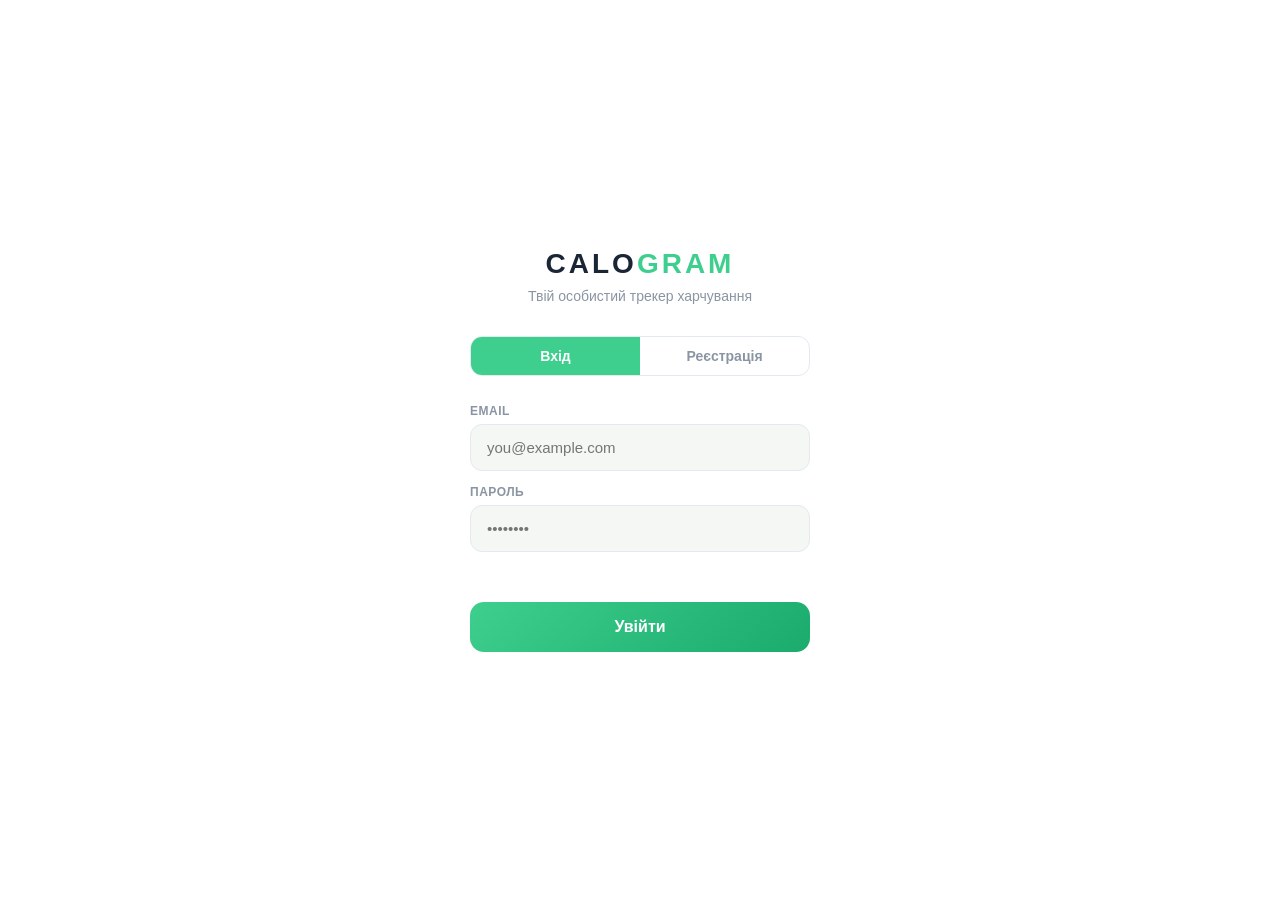
<file: index.html>
<!DOCTYPE html>
<html lang="uk">
<head>
    <meta charset="UTF-8">
    <meta name="viewport" content="width=device-width, initial-scale=1.0, maximum-scale=1.0">
    <title>Calogram — Вхід</title>
    <link rel="icon" href="assets/images/favicon.png" type="image/png">
    <style>
        :root {
            --accent: #3ecf8e;
            --accent-dark: #1aab6d;
            --orange: #E07050;
            --bg: #f5f7f5;
            --card: #ffffff;
            --text: #1a2535;
            --muted: #8a95a3;
            --border: #e4e9ef;
            --picker-hl: #3ecf8e;
        }
        *, *::before, *::after { box-sizing: border-box; margin: 0; padding: 0; }
        html, body {
            height: 100%;
            background: var(--bg);
            font-family: -apple-system, BlinkMacSystemFont, 'Segoe UI', Roboto, sans-serif;
            -webkit-font-smoothing: antialiased;
            overflow: hidden;
        }

        /* ── Screens ─────────────────────────────── */
        .screen {
            position: fixed; inset: 0;
            display: flex; flex-direction: column;
            align-items: center; justify-content: center;
            padding: 24px 20px;
            opacity: 0; pointer-events: none;
            transition: opacity .35s ease, transform .35s ease;
            transform: translateX(60px);
            overflow-y: auto;
        }
        .screen.active {
            opacity: 1; pointer-events: all; transform: translateX(0);
        }
        .screen.exit-left { transform: translateX(-60px); opacity: 0; pointer-events: none; }

        /* ── Top bar (onboarding) ─────────────────── */
        .ob-topbar {
            position: fixed; top: 0; left: 0; right: 0;
            display: flex; align-items: center; justify-content: space-between;
            padding: 16px 20px; z-index: 10;
        }
        .ob-back {
            width: 36px; height: 36px;
            border: none; background: none; cursor: pointer;
            display: flex; align-items: center; justify-content: center;
            border-radius: 50%; transition: background .2s;
            color: var(--muted); font-size: 20px;
        }
        .ob-back:hover { background: var(--border); }
        .ob-step {
            font-size: 13px; font-weight: 600;
            color: var(--muted); letter-spacing: .5px;
        }

        /* ── Progress bar ─────────────────────────── */
        .ob-progress {
            position: fixed; top: 56px; left: 20px; right: 20px;
            height: 4px; background: var(--border); border-radius: 99px; z-index: 10;
        }
        .ob-progress-fill {
            height: 100%; background: var(--accent); border-radius: 99px;
            transition: width .4s ease;
        }

        /* ── Auth card ───────────────────────────── */
        #screen-auth { background: var(--card); }
        .auth-logo {
            font-size: 28px; font-weight: 900;
            letter-spacing: 3px; color: var(--text);
            margin-bottom: 8px;
        }
        .auth-logo span { color: var(--accent); }
        .auth-tagline {
            font-size: 14px; color: var(--muted); margin-bottom: 32px;
            text-align: center;
        }

        /* ── Tabs ────────────────────────────────── */
        .auth-tabs {
            display: flex; gap: 0;
            border: 1.5px solid var(--border); border-radius: 12px;
            overflow: hidden; margin-bottom: 28px; width: 100%; max-width: 340px;
        }
        .auth-tab {
            flex: 1; padding: 11px; border: none; background: transparent;
            font-size: 14px; font-weight: 600; cursor: pointer;
            color: var(--muted); transition: all .2s;
        }
        .auth-tab.active { background: var(--accent); color: #fff; }

        /* ── Form ────────────────────────────────── */
        .auth-form { width: 100%; max-width: 340px; display: flex; flex-direction: column; gap: 14px; }
        .form-group { display: flex; flex-direction: column; gap: 6px; }
        .form-group label { font-size: 12px; font-weight: 600; color: var(--muted); text-transform: uppercase; letter-spacing: .5px; }
        .form-input {
            width: 100%; padding: 14px 16px; border: 1.5px solid var(--border);
            border-radius: 12px; font-size: 15px; color: var(--text);
            background: var(--bg); outline: none; transition: border-color .2s;
        }
        .form-input:focus { border-color: var(--accent); background: #fff; }
        .form-input.error { border-color: #e55; }
        .form-error { font-size: 13px; color: #e55; min-height: 18px; }

        /* ── Main button ─────────────────────────── */
        .btn-main {
            width: 100%; padding: 16px; border: none; border-radius: 14px;
            background: linear-gradient(135deg, var(--accent), var(--accent-dark));
            color: #fff; font-size: 16px; font-weight: 700;
            cursor: pointer; transition: opacity .2s, transform .15s;
            margin-top: 4px;
        }
        .btn-main:hover { opacity: .92; }
        .btn-main:active { transform: scale(.98); }
        .btn-main:disabled { opacity: .5; cursor: not-allowed; }

        /* ── Onboarding screens ───────────────────── */
        .screen-ob { background: #fff; padding-top: 90px; }
        .ob-title {
            font-size: 26px; font-weight: 800; color: var(--text);
            text-align: center; line-height: 1.3; margin-bottom: 40px;
        }

        /* ── Drum picker (age) ───────────────────── */
        .drum-picker-wrap {
            position: relative; width: 220px; height: 220px;
            display: flex; align-items: center; justify-content: center;
            margin: 0 auto 40px;
        }
        .drum-picker-hl {
            position: absolute; left: 0; right: 0;
            top: 50%; transform: translateY(-50%);
            height: 64px; background: var(--accent);
            border-radius: 16px; z-index: 0; opacity: .22;
            box-shadow: 0 0 0 1.5px rgba(62,207,142,.35);
        }
        .drum-picker {
            width: 100%; height: 100%;
            overflow-y: scroll;
            -webkit-overflow-scrolling: touch;
            overscroll-behavior: contain;
            scrollbar-width: none; position: relative; z-index: 1;
            cursor: grab;
        }
        .drum-picker::-webkit-scrollbar { display: none; }
        .drum-item {
            height: 64px; display: flex; align-items: center; justify-content: center;
            font-size: 36px; font-weight: 700; color: #bbb;
            scroll-snap-align: center; cursor: pointer;
            transition: color .15s, font-size .15s, opacity .15s;
            user-select: none; opacity: .55;
        }
        .drum-item.center { color: var(--text); font-size: 50px; opacity: 1; font-weight: 900; }
        .drum-item.near { color: #666; font-size: 40px; opacity: .8; }
        .drum-picker-fade-top, .drum-picker-fade-bottom {
            position: absolute; left: 0; right: 0; height: 72px; z-index: 2; pointer-events: none;
        }
        .drum-picker-fade-top { top: 0; background: linear-gradient(to bottom, #fff 55%, transparent); }
        .drum-picker-fade-bottom { bottom: 0; background: linear-gradient(to top, #fff 55%, transparent); }

        /* ── Ruler (weight) ──────────────────────── */
        .weight-display {
            font-size: 52px; font-weight: 800; color: var(--text);
            text-align: center; margin-bottom: 10px;
        }
        .weight-unit-row {
            display: flex; gap: 10px; justify-content: center; margin-bottom: 36px;
        }
        .unit-btn {
            padding: 8px 28px; border-radius: 10px; border: 1.5px solid var(--border);
            font-size: 14px; font-weight: 600; cursor: pointer; background: #fff;
            color: var(--muted); transition: all .2s;
        }
        .unit-btn.active { background: var(--accent); border-color: var(--accent); color: #fff; }

        .ruler-wrap {
            width: 100%; overflow: hidden; position: relative; height: 90px;
            margin-bottom: 40px;
        }
        .ruler {
            display: flex; align-items: flex-end; padding-bottom: 8px;
            overflow-x: scroll;
            -webkit-overflow-scrolling: touch; scrollbar-width: none;
            padding-left: calc(50% - 1px); padding-right: calc(50% - 1px);
            overscroll-behavior-x: contain;
            gap: 0; width: 100%; cursor: grab;
        }
        .ruler::-webkit-scrollbar { display: none; }
        .ruler-tick {
            flex-shrink: 0; width: 10px; scroll-snap-align: start;
            display: flex; flex-direction: column; align-items: center; gap: 4px;
        }
        .ruler-tick .tick {
            width: 1.5px; background: #c5cad2; border-radius: 2px;
        }
        .ruler-tick.major .tick { height: 40px; background: #6b7280; width: 2px; }
        .ruler-tick.minor .tick { height: 24px; background: #9ca3af; }
        .ruler-tick.micro .tick { height: 16px; background: #d1d5db; }
        .ruler-tick.center-tick .tick { background: var(--accent) !important; height: 52px !important; width: 2.5px; }
        .ruler-tick .tick-label {
            font-size: 11px; font-weight: 700; color: #6b7280;
        }
        .ruler-center-line {
            position: absolute; top: 0; left: 50%; width: 2.5px; height: 60px;
            background: var(--accent); transform: translateX(-50%); z-index: 2; pointer-events: none;
            border-radius: 2px; box-shadow: 0 0 8px rgba(62,207,142,.55);
        }

        /* ── Goal & Gender options ──────────────── */
        .options-list { width: 100%; max-width: 340px; display: flex; flex-direction: column; gap: 12px; margin-bottom: 32px; }
        .option-item {
            display: flex; align-items: center; gap: 14px;
            padding: 16px 18px; border: 2px solid var(--border);
            border-radius: 16px; cursor: pointer; background: #fff;
            transition: border-color .2s, background .2s;
        }
        .option-item:hover { border-color: var(--accent); }
        .option-item.selected { border-color: var(--orange); }
        .option-icon { width: 40px; height: 40px; object-fit: contain; flex-shrink: 0; }
        .option-label { flex: 1; font-size: 16px; font-weight: 600; color: var(--text); }
        .option-radio {
            width: 22px; height: 22px; border-radius: 50%;
            border: 2px solid var(--border); transition: all .2s;
            display: flex; align-items: center; justify-content: center;
            flex-shrink: 0;
        }
        .option-item.selected .option-radio {
            border-color: var(--orange); background: var(--orange);
        }
        .option-item.selected .option-radio::after {
            content: ''; width: 8px; height: 8px; border-radius: 50%; background: #fff;
        }

        /* ── Bottom action area ──────────────────── */
        .ob-bottom {
            position: fixed; bottom: 0; left: 0; right: 0;
            padding: 16px 20px 32px; background: #fff;
            border-top: 1px solid var(--border);
        }
        .btn-skip {
            display: block; text-align: center; margin-top: 12px;
            font-size: 14px; color: var(--muted); cursor: pointer;
            background: none; border: none; width: 100%; padding: 8px;
        }
        .btn-skip:hover { color: var(--text); }

        /* ── Gender icons text ───────────────────── */
        .gender-icon { font-size: 24px; }
    </style>
</head>
<body>

<!-- ══════════════════ AUTH SCREEN ══════════════════ -->
<div id="screen-auth" class="screen active">
    <div class="auth-logo">CALO<span>GRAM</span></div>
    <p class="auth-tagline">Твій особистий трекер харчування</p>

    <div class="auth-tabs">
        <button class="auth-tab active" id="tab-login" onclick="switchAuthTab('login')">Вхід</button>
        <button class="auth-tab" id="tab-register" onclick="switchAuthTab('register')">Реєстрація</button>
    </div>

    <!-- Login form -->
    <form class="auth-form" id="form-login" onsubmit="handleLogin(event)">
        <div class="form-group">
            <label>Email</label>
            <input class="form-input" type="email" id="login-email" placeholder="you@example.com" autocomplete="email" required>
        </div>
        <div class="form-group">
            <label>Пароль</label>
            <input class="form-input" type="password" id="login-password" placeholder="••••••••" autocomplete="current-password" required>
        </div>
        <div class="form-error" id="login-error"></div>
        <button class="btn-main" type="submit" id="login-btn">Увійти</button>
    </form>

    <!-- Register form -->
    <form class="auth-form" id="form-register" style="display:none" onsubmit="handleRegister(event)">
        <div class="form-group">
            <label>Ім'я</label>
            <input class="form-input" type="text" id="reg-name" placeholder="Як тебе звати?" autocomplete="name">
        </div>
        <div class="form-group">
            <label>Email</label>
            <input class="form-input" type="email" id="reg-email" placeholder="you@example.com" autocomplete="email" required>
        </div>
        <div class="form-group">
            <label>Пароль</label>
            <input class="form-input" type="password" id="reg-password" placeholder="Мін. 6 символів" autocomplete="new-password" required>
        </div>
        <div class="form-error" id="reg-error"></div>
        <button class="btn-main" type="submit" id="reg-btn">Зареєструватись</button>
    </form>
</div>

<!-- ══════════════════ ONBOARDING: AGE (1/4) ══════════════════ -->
<div id="screen-ob1" class="screen screen-ob">
    <div class="ob-topbar">
        <button class="ob-back" onclick="goBack()">←</button>
        <span class="ob-step">1 з 4</span>
    </div>
    <div class="ob-progress"><div class="ob-progress-fill" style="width:25%"></div></div>

    <h1 class="ob-title">Скільки тобі років?</h1>

    <div class="drum-picker-wrap">
        <div class="drum-picker-hl"></div>
        <div class="drum-picker-fade-top"></div>
        <div class="drum-picker" id="age-picker"></div>
        <div class="drum-picker-fade-bottom"></div>
    </div>

    <div class="ob-bottom">
        <button class="btn-main" onclick="submitAge()">Продовжити</button>
        <button class="btn-skip" onclick="skipStep()">Пропустити</button>
    </div>
</div>

<!-- ══════════════════ ONBOARDING: WEIGHT (2/4) ══════════════════ -->
<div id="screen-ob2" class="screen screen-ob">
    <div class="ob-topbar">
        <button class="ob-back" onclick="goBack()">←</button>
        <span class="ob-step">2 з 4</span>
    </div>
    <div class="ob-progress"><div class="ob-progress-fill" style="width:50%"></div></div>

    <h1 class="ob-title">Яка зараз<br>твоя вага?</h1>

    <div class="weight-unit-row">
        <button class="unit-btn active" id="unit-kg" onclick="setWeightUnit('kg')">Кг</button>
        <button class="unit-btn" id="unit-lbs" onclick="setWeightUnit('lbs')">Фунти</button>
    </div>
    <div class="weight-display"><span id="weight-val">70</span> <span id="weight-unit-label" style="font-size:28px;color:var(--muted)">Кг</span></div>
    <div class="ruler-wrap">
        <div class="ruler-center-line"></div>
        <div class="ruler" id="weight-ruler"></div>
    </div>

    <div class="ob-bottom">
        <button class="btn-main" onclick="submitWeight()">Продовжити</button>
        <button class="btn-skip" onclick="skipStep()">Пропустити</button>
    </div>
</div>

<!-- ══════════════════ ONBOARDING: GOAL (3/4) ══════════════════ -->
<div id="screen-ob3" class="screen screen-ob">
    <div class="ob-topbar">
        <button class="ob-back" onclick="goBack()">←</button>
        <span class="ob-step">3 з 4</span>
    </div>
    <div class="ob-progress"><div class="ob-progress-fill" style="width:75%"></div></div>

    <h1 class="ob-title">Яка у тебе мета?</h1>

    <div class="options-list">
        <div class="option-item" id="goal-lose" onclick="selectGoal('lose')">
            <span class="option-icon">🏃</span>
            <span class="option-label">Схуднути</span>
            <div class="option-radio"></div>
        </div>
        <div class="option-item" id="goal-maintain" onclick="selectGoal('maintain')">
            <span class="option-icon">⚖️</span>
            <span class="option-label">Підтримати вагу</span>
            <div class="option-radio"></div>
        </div>
        <div class="option-item" id="goal-gain" onclick="selectGoal('gain')">
            <span class="option-icon">💪</span>
            <span class="option-label">Набрати вагу</span>
            <div class="option-radio"></div>
        </div>
    </div>

    <div class="ob-bottom">
        <button class="btn-main" onclick="submitGoal()">Продовжити</button>
        <button class="btn-skip" onclick="skipStep()">Пропустити</button>
    </div>
</div>

<!-- ══════════════════ ONBOARDING: GENDER (4/4) ══════════════════ -->
<div id="screen-ob4" class="screen screen-ob">
    <div class="ob-topbar">
        <button class="ob-back" onclick="goBack()">←</button>
        <span class="ob-step">4 з 4</span>
    </div>
    <div class="ob-progress"><div class="ob-progress-fill" style="width:100%"></div></div>

    <h1 class="ob-title">Яка у тебе стать?</h1>

    <div class="options-list">
        <div class="option-item" id="gender-female" onclick="selectGender('female')">
            <span class="option-icon gender-icon">👩</span>
            <span class="option-label">Жіноча</span>
            <div class="option-radio"></div>
        </div>
        <div class="option-item" id="gender-male" onclick="selectGender('male')">
            <span class="option-icon gender-icon">👨</span>
            <span class="option-label">Чоловіча</span>
            <div class="option-radio"></div>
        </div>
        <div class="option-item" id="gender-other" onclick="selectGender('other')">
            <span class="option-icon gender-icon">⚧️</span>
            <span class="option-label">Інша</span>
            <div class="option-radio"></div>
        </div>
    </div>

    <div class="ob-bottom">
        <button class="btn-main" onclick="submitGender()">Завершити</button>
        <button class="btn-skip" onclick="skipStep()">Пропустити</button>
    </div>
</div>

<script>
const API = window.location.hostname === 'localhost' || window.location.hostname === '127.0.0.1'
    ? `http://${window.location.hostname}:28016/api`
    : `${window.location.origin}/api`;
let obData = { age: 19, weight: 70, weightUnit: 'kg', goal: null, gender: null };
let screenHistory = ['screen-auth'];
let currentScreen = 'screen-auth';

// ── Token helpers ──────────────────────────────────────────────
function setToken(t) { localStorage.setItem('cg_token', t); }
function getToken() { return localStorage.getItem('cg_token'); }

// ── Screen navigation ─────────────────────────────────────────
function showScreen(id) {
    const current = document.getElementById(currentScreen);
    const next = document.getElementById(id);
    if (!next || id === currentScreen) return;
    current.classList.add('exit-left');
    current.classList.remove('active');
    next.classList.add('active');
    next.classList.remove('exit-left');
    currentScreen = id;
    setTimeout(() => current.classList.remove('exit-left'), 400);
}

function goBack() {
    if (screenHistory.length < 2) return;
    screenHistory.pop();
    const prev = screenHistory[screenHistory.length - 1];
    const current = document.getElementById(currentScreen);
    current.style.transition = 'opacity .3s ease, transform .3s ease';
    current.style.transform = 'translateX(60px)';
    current.style.opacity = '0';
    setTimeout(() => {
        current.classList.remove('active');
        current.style.transform = '';
        current.style.opacity = '';
        current.style.transition = '';
    }, 300);
    const prev_el = document.getElementById(prev);
    prev_el.classList.add('active');
    prev_el.style.transform = 'translateX(-60px)';
    prev_el.style.opacity = '0';
    requestAnimationFrame(() => {
        prev_el.style.transition = 'opacity .3s ease, transform .3s ease';
        prev_el.style.transform = '';
        prev_el.style.opacity = '1';
        setTimeout(() => { prev_el.style.transition = ''; prev_el.style.opacity = ''; }, 350);
    });
    currentScreen = prev;
}

function goToScreen(id) {
    screenHistory.push(id);
    showScreen(id);
}

// ── Auth tab switch ────────────────────────────────────────────
function switchAuthTab(tab) {
    document.getElementById('tab-login').classList.toggle('active', tab === 'login');
    document.getElementById('tab-register').classList.toggle('active', tab === 'register');
    document.getElementById('form-login').style.display = tab === 'login' ? 'flex' : 'none';
    document.getElementById('form-register').style.display = tab === 'register' ? 'flex' : 'none';
}

// ── Auth ───────────────────────────────────────────────────────
async function apiPost(path, body) {
    const res = await fetch(API + path, {
        method: 'POST',
        headers: { 'Content-Type': 'application/json' },
        body: JSON.stringify(body)
    });
    return { ok: res.ok, status: res.status, data: await res.json() };
}

async function handleLogin(e) {
    e.preventDefault();
    const btn = document.getElementById('login-btn');
    const errEl = document.getElementById('login-error');
    btn.disabled = true; btn.textContent = 'Завантаження...';
    errEl.textContent = '';
    const { ok, data } = await apiPost('/auth/login', {
        email: document.getElementById('login-email').value,
        password: document.getElementById('login-password').value
    });
    btn.disabled = false; btn.textContent = 'Увійти';
    if (!ok) { errEl.textContent = data.error || 'Помилка входу'; return; }
    setToken(data.token);
    if (data.onboarding_done) {
        window.location.href = 'home.html';
    } else {
        initAgePicker();
        goToScreen('screen-ob1');
    }
}

async function handleRegister(e) {
    e.preventDefault();
    const btn = document.getElementById('reg-btn');
    const errEl = document.getElementById('reg-error');
    btn.disabled = true; btn.textContent = 'Завантаження...';
    errEl.textContent = '';
    const { ok, data } = await apiPost('/auth/register', {
        email: document.getElementById('reg-email').value,
        password: document.getElementById('reg-password').value,
        name: document.getElementById('reg-name').value
    });
    btn.disabled = false; btn.textContent = 'Зареєструватись';
    if (!ok) { errEl.textContent = data.error || 'Помилка реєстрації'; return; }
    setToken(data.token);
    initAgePicker();
    goToScreen('screen-ob1');
}

// ── AGE PICKER ─────────────────────────────────────────────────
function initAgePicker() {
    const picker = document.getElementById('age-picker');
    picker.innerHTML = '';
    const min = 10, max = 99, initial = 19;

    // Padding items
    for (let i = 0; i < 2; i++) {
        const el = document.createElement('div');
        el.className = 'drum-item'; el.textContent = '';
        picker.appendChild(el);
    }
    for (let age = min; age <= max; age++) {
        const el = document.createElement('div');
        el.className = 'drum-item';
        el.textContent = age;
        el.dataset.age = age;
        picker.appendChild(el);
    }
    for (let i = 0; i < 2; i++) {
        const el = document.createElement('div');
        el.className = 'drum-item'; el.textContent = '';
        picker.appendChild(el);
    }

    // Scroll to initial
    const itemH = 64;
    picker.scrollTop = (initial - min) * itemH;
    updatePickerHighlight();

    picker.addEventListener('scroll', () => {
        clearTimeout(picker._st);
        updatePickerHighlight();
        picker._st = setTimeout(() => snapPicker(picker, min, itemH), 80);
    });

    // ── Mouse wheel support ───────────────────────────────────────
    picker.addEventListener('wheel', (e) => {
        e.preventDefault();
        const delta = e.deltaY > 0 ? 1 : -1;
        const idx = Math.round(picker.scrollTop / itemH) + delta;
        picker.scrollTo({ top: idx * itemH, behavior: 'smooth' });
    }, { passive: false });

    // ── Touch swipe support ───────────────────────────────────────
    let _touchStartY = 0;
    let _touchLastY = 0;
    picker.addEventListener('touchstart', (e) => {
        _touchStartY = e.touches[0].clientY;
        _touchLastY  = _touchStartY;
        clearTimeout(picker._st);
    }, { passive: true });

    picker.addEventListener('touchmove', (e) => {
        e.preventDefault();
        const y = e.touches[0].clientY;
        const diff = _touchLastY - y;
        _touchLastY = y;
        picker.scrollTop += diff;
        updatePickerHighlight();
    }, { passive: false });

    picker.addEventListener('touchend', () => {
        picker._st = setTimeout(() => snapPicker(picker, min, itemH), 60);
    }, { passive: true });
}

function updatePickerHighlight() {
    const picker = document.getElementById('age-picker');
    const itemH = 64;
    const centerIdx = Math.round(picker.scrollTop / itemH);
    const items = picker.querySelectorAll('.drum-item[data-age]');
    items.forEach((el, i) => {
        el.classList.remove('center', 'near');
        if (i === centerIdx) el.classList.add('center');
        else if (Math.abs(i - centerIdx) === 1) el.classList.add('near');
    });
    const age = parseInt(items[centerIdx]?.dataset.age);
    if (!isNaN(age)) obData.age = age;
}

function snapPicker(picker, min, itemH) {
    const idx = Math.round(picker.scrollTop / itemH);
    picker.scrollTo({ top: idx * itemH, behavior: 'smooth' });
}

function submitAge() { goToScreen('screen-ob2'); initRuler(); }

// ── WEIGHT RULER ───────────────────────────────────────────────
function setWeightUnit(unit) {
    obData.weightUnit = unit;
    document.getElementById('unit-kg').classList.toggle('active', unit === 'kg');
    document.getElementById('unit-lbs').classList.toggle('active', unit === 'lbs');
    document.getElementById('weight-unit-label').textContent = unit === 'kg' ? 'Кг' : 'фнт';
    initRuler();
}

function initRuler() {
    const ruler = document.getElementById('weight-ruler');
    ruler.innerHTML = '';
    const isKg = obData.weightUnit === 'kg';
    const min = isKg ? 30 : 66, max = isKg ? 200 : 440;
    const initial = isKg ? (obData.weight || 70) : Math.round(obData.weight * 2.205 || 154);

    for (let v = min; v <= max; v++) {
        const tick = document.createElement('div');
        const mod = v % 10;
        tick.className = 'ruler-tick' + (mod === 0 ? ' major' : mod === 5 ? ' minor' : ' micro');
        const t = document.createElement('div');
        t.className = 'tick';
        tick.appendChild(t);
        if (mod === 0) {
            const lbl = document.createElement('div');
            lbl.className = 'tick-label'; lbl.textContent = v;
            tick.appendChild(lbl);
        }
        ruler.appendChild(tick);
    }

    document.getElementById('weight-val').textContent = initial;

    const tickW = 10;
    ruler.scrollLeft = (initial - min) * tickW;

    ruler.addEventListener('scroll', () => {
        clearTimeout(ruler._st);
        const v = Math.round(ruler.scrollLeft / tickW) + min;
        document.getElementById('weight-val').textContent = v;
        if (obData.weightUnit === 'kg') obData.weight = v;
        else obData.weight = Math.round(v / 2.205 * 10) / 10;
        ruler._st = setTimeout(() => {
            const snapped = Math.round(ruler.scrollLeft / tickW) * tickW;
            ruler.scrollTo({ left: snapped, behavior: 'smooth' });
        }, 80);
    });

    // ── Mouse wheel → horizontal scroll ──────────────────────────
    ruler.addEventListener('wheel', (e) => {
        e.preventDefault();
        const delta = e.deltaY !== 0 ? e.deltaY : e.deltaX;
        const steps = delta > 0 ? 1 : -1;
        const snapped = (Math.round(ruler.scrollLeft / tickW) + steps) * tickW;
        ruler.scrollTo({ left: snapped, behavior: 'smooth' });
    }, { passive: false });

    // ── Touch swipe → horizontal scroll ──────────────────────────
    let _tStartX = 0, _tLastX = 0;
    ruler.addEventListener('touchstart', (e) => {
        _tStartX = e.touches[0].clientX;
        _tLastX  = _tStartX;
        clearTimeout(ruler._st);
    }, { passive: true });

    ruler.addEventListener('touchmove', (e) => {
        e.preventDefault();
        const x = e.touches[0].clientX;
        ruler.scrollLeft += _tLastX - x;
        _tLastX = x;
        const v = Math.round(ruler.scrollLeft / tickW) + min;
        document.getElementById('weight-val').textContent = v;
    }, { passive: false });

    ruler.addEventListener('touchend', () => {
        ruler._st = setTimeout(() => {
            const snapped = Math.round(ruler.scrollLeft / tickW) * tickW;
            ruler.scrollTo({ left: snapped, behavior: 'smooth' });
        }, 60);
    }, { passive: true });
}

function submitWeight() { goToScreen('screen-ob3'); }

// ── GOAL ───────────────────────────────────────────────────────
function selectGoal(g) {
    obData.goal = g;
    ['lose', 'maintain', 'gain'].forEach(id => {
        document.getElementById('goal-' + id).classList.toggle('selected', id === g);
    });
}

function submitGoal() {
    if (!obData.goal) { selectGoal('maintain'); }
    goToScreen('screen-ob4');
}

// ── GENDER ─────────────────────────────────────────────────────
function selectGender(g) {
    obData.gender = g;
    ['female', 'male', 'other'].forEach(id => {
        document.getElementById('gender-' + id).classList.toggle('selected', id === g);
    });
}

async function submitGender() {
    if (!obData.gender) selectGender('other');
    await saveOnboarding();
}

async function skipStep() {
    const stepMap = {
        'screen-ob1': () => { goToScreen('screen-ob2'); initRuler(); },
        'screen-ob2': () => goToScreen('screen-ob3'),
        'screen-ob3': () => goToScreen('screen-ob4'),
        'screen-ob4': () => saveOnboarding()
    };
    const fn = stepMap[currentScreen];
    if (fn) await fn();
}

async function saveOnboarding() {
    const token = getToken();
    if (!token) { window.location.href = 'index.html'; return; }
    await fetch(API + '/user/profile', {
        method: 'PUT',
        headers: { 'Content-Type': 'application/json', 'Authorization': 'Bearer ' + token },
        body: JSON.stringify({
            age: obData.age,
            weight: obData.weight,
            goal: obData.goal || 'maintain',
            gender: obData.gender || 'other',
            onboarding_done: 1
        })
    });
    window.location.href = 'home.html';
}

// ── Init: redirect if already logged in ───────────────────────
(async () => {
    const token = getToken();
    if (!token) return;
    const res = await fetch(API + '/user/me', {
        headers: { 'Authorization': 'Bearer ' + token }
    }).catch(() => null);
    if (!res || !res.ok) { localStorage.removeItem('cg_token'); return; }
    const user = await res.json();
    if (user.onboarding_done) {
        window.location.href = 'home.html';
    } else {
        initAgePicker();
        // skip straight to onboarding (already registered)
        document.getElementById('screen-auth').classList.remove('active');
        document.getElementById('screen-ob1').classList.add('active');
        currentScreen = 'screen-ob1';
        screenHistory = ['screen-ob1'];
    }
})();
</script>
</body>
</html>
</file>
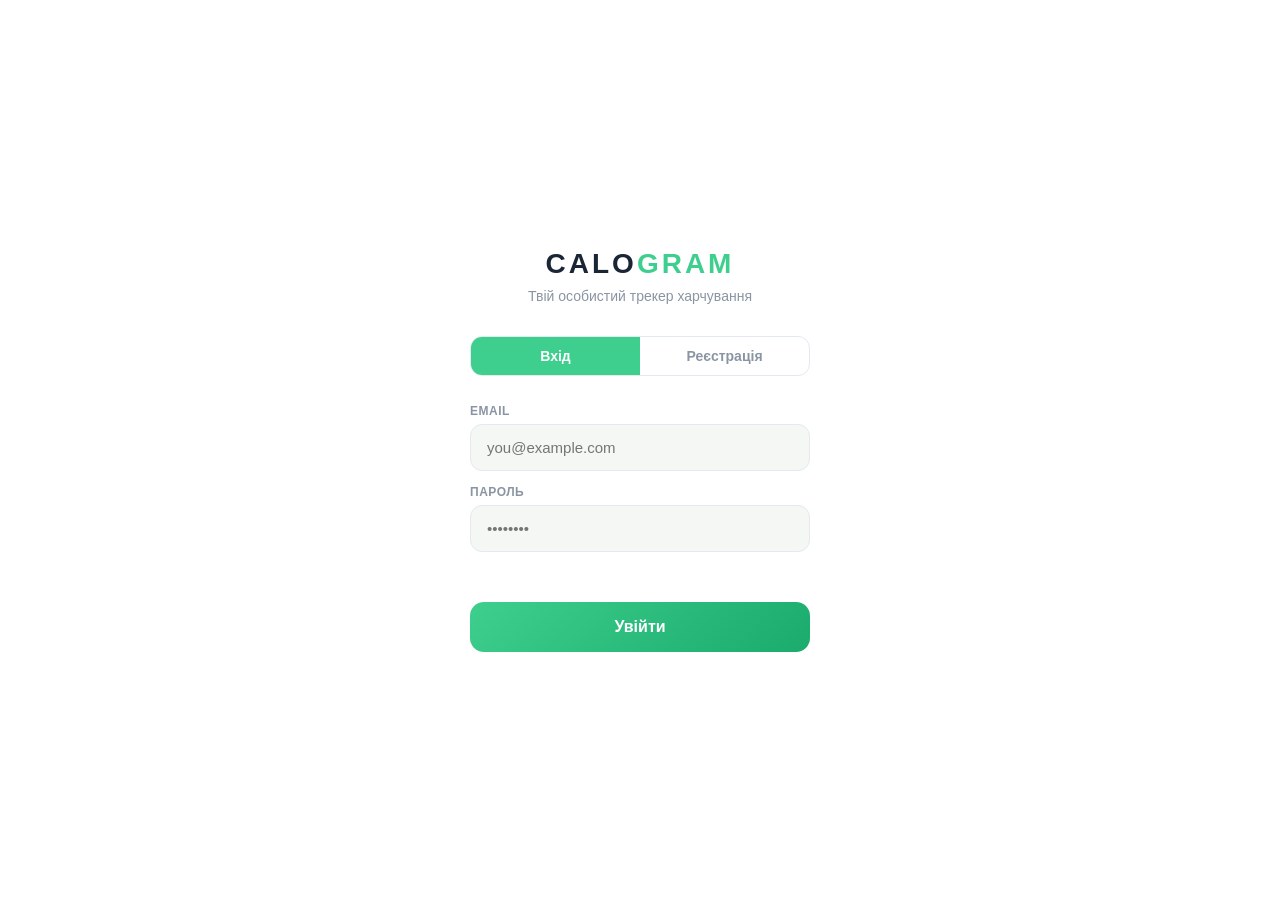
<file: home.html>
<!DOCTYPE html>
<html lang="en">
<head>
    <meta charset="UTF-8">
    <meta name="viewport" content="width=device-width, initial-scale=1.0, maximum-scale=1.0">
    <title>Calogram</title>
    <link rel="stylesheet" href="assets/styles/main.css?v=16">
    <link rel="stylesheet" href="assets/styles/design/main_design.css?v=16">
    <link rel="stylesheet" href="assets/styles/components/header/design.css?v=16">
    <link rel="stylesheet" href="assets/styles/components/footer/design.css?v=16">
    <link rel="stylesheet" href="assets/styles/components/week/design.css?v=16">
    <link rel="stylesheet" href="assets/styles/components/home/design.css?v=16">
    <link rel="stylesheet" href="assets/styles/components/dashboard/design.css?v=16">
    <link rel="icon" href="assets/images/favicon.png" type="image/png">
    <style>
    /* ── Critical layout overrides (tab visibility) ── */
    body.dashboard      { overflow: hidden !important; height: 100dvh !important; }
    .tab-panel          { display: none !important; overflow-y: auto; height: calc(100dvh - 64px); padding-top: 52px; box-sizing: border-box; }
    .tab-panel.active   { display: flex !important; flex-direction: column; }
    .modal-overlay      { display: none !important; }
    .modal-overlay.open { display: flex  !important; }
    /* ── Week strip ── */
    .week-strip         { display: flex !important; flex-direction: row !important; width: 100%; justify-content: space-between; align-items: flex-start; }
    .day                { flex: 1; display: flex !important; flex-direction: column; align-items: center; gap: 4px; }
    /* ── Cal icons ── */
    .cal-icon           { width: 28px !important; height: 28px !important; max-width: 28px !important; max-height: 28px !important; object-fit: contain; }
    /* ── Nutrients ── */
    .nutrients-grid     { display: grid !important; grid-template-columns: repeat(3, minmax(0, 1fr)) !important; }
    </style>
</head>
<body class="dashboard">

<!-- ══════ HEADER ══════ -->
<header>
    <a class="days" href="#" id="days_icon">
        <img class="days_img" src="assets/images/components/interface/medal1.svg" alt="streak">
        <span class="calc_days" id="active_days">0</span>
    </a>
    <h3 class="app_name">CALOGRAM</h3>
    <a class="date" href="#" id="today_date">
        <img class="calendar" src="assets/images/components/interface/calendar.svg" alt="date">
        <span class="date_text" id="today_date_text">00.00</span>
    </a>
</header>

<!-- ══════ TAB: TODAY ══════ -->
<div class="tab-panel active" id="tab-home">

    <!-- Hero dark block -->
    <section class="hero">

        <!-- Greeting -->
        <div class="hero-greeting">
            <div class="hero-greeting-text">
                <div class="hero-greeting-sub">Welcome,</div>
                <div class="hero-greeting-name" id="hero_name">—</div>
            </div>
            <button class="hero-avatar" id="hero_avatar" type="button" onclick="openAvatarPicker()" aria-label="Choose avatar"></button>
        </div>

        <!-- Week strip -->
        <div class="week-strip">
            <button class="day" id="day_1" type="button" onclick="selectDay(0)"><span class="day_name">Mon</span><div class="day_circle"><span class="day_date">0</span></div></button>
            <button class="day" id="day_2" type="button" onclick="selectDay(1)"><span class="day_name">Tue</span><div class="day_circle"><span class="day_date">0</span></div></button>
            <button class="day" id="day_3" type="button" onclick="selectDay(2)"><span class="day_name">Wed</span><div class="day_circle"><span class="day_date">0</span></div></button>
            <button class="day" id="day_4" type="button" onclick="selectDay(3)"><span class="day_name">Thu</span><div class="day_circle"><span class="day_date">0</span></div></button>
            <button class="day" id="day_5" type="button" onclick="selectDay(4)"><span class="day_name">Fri</span><div class="day_circle"><span class="day_date">0</span></div></button>
            <button class="day" id="day_6" type="button" onclick="selectDay(5)"><span class="day_name">Sat</span><div class="day_circle"><span class="day_date">0</span></div></button>
            <button class="day" id="day_7" type="button" onclick="selectDay(6)"><span class="day_name">Sun</span><div class="day_circle"><span class="day_date">0</span></div></button>
        </div>

        <!-- Calorie ring -->
        <div class="calorie-section">
            <div class="cal-side">
                <img src="assets/images/components/interface/food1.svg" class="cal-icon" alt="food">
                <span class="cal-side-val" id="consumed_kcal">0</span>
                <span class="cal-side-lbl">Consumed</span>
            </div>

            <div class="cal-ring-wrap">
                <svg class="cal-ring-svg" viewBox="0 0 120 120">
                    <defs>
                        <linearGradient id="ringGrad" x1="0%" y1="0%" x2="100%" y2="100%">
                            <stop offset="0%"   stop-color="#3ecf8e"/>
                            <stop offset="100%" stop-color="#00e5b0"/>
                        </linearGradient>
                    </defs>
                    <circle class="ring-bg"   cx="60" cy="60" r="50"/>
                    <circle class="ring-fill" id="ring_fill" cx="60" cy="60" r="50"
                        stroke-dasharray="314" stroke-dashoffset="314"/>
                </svg>
                <div class="ring-center">
                    <span class="ring-center-emoji" id="ring-center-emoji" aria-hidden="true">🔥</span>
                    <span class="ring-kcal" id="ring_kcal">0</span>
                    <span class="ring-goal-txt">/ <span id="ring_goal_num">2000</span> kcal</span>
                    <span class="ring-pct-badge" id="ring_pct_badge">0%</span>
                </div>
            </div>

            <div class="cal-side">
                <img src="assets/images/components/interface/run.svg" class="cal-icon" alt="activity">
                <span class="cal-side-val" id="activity_kcal">0</span>
                <span class="cal-side-lbl">Activity</span>
            </div>
        </div>

        <!-- Quick actions -->
        <div class="quick-actions">
            <button class="action-btn" onclick="openAddFoodModal('breakfast')">
                <img src="assets/images/components/interface/plass.svg" alt="add">
            </button>
            <button class="action-btn">
                <img src="assets/images/components/interface/qr-code.svg" alt="barcode">
            </button>
            <button class="action-btn">
                <img src="assets/images/components/interface/camera.svg" alt="photo">
            </button>
            <button class="action-btn" onclick="openActivityModal()">
                <img src="assets/images/components/interface/fit.svg" alt="activity">
            </button>
        </div>
    </section>

    <!-- Cards area (light background) -->
    <div class="cards-area">

        <!-- Nutrients -->
        <section class="nutrients-card">
            <div class="nutrients-header">
                <div>
                    <span class="nutrients-title">Nutrients</span>
                    <div class="nutrients-subtitle">Daily balance for your goals</div>
                </div>
                <button class="nutrients-toggle" id="nut-toggle" onclick="toggleNutrients()">&#9650;</button>
            </div>
            <div class="nutrients-body" id="nutrients-body">
                <div class="nutrients-grid">
                    <!-- Protein -->
                    <div class="nutrient-col nutrient-col-protein">
                        <span class="nutrient-name">Protein</span>
                        <span class="nutrient-val"><span id="nv_protein">0</span> g</span>
                        <div class="nutrient-ring-wrap">
                            <svg class="nutrient-ring" viewBox="0 0 80 80">
                                <circle class="n-ring-bg"  cx="40" cy="40" r="28"/>
                                <circle class="n-ring-fill protein" id="n_protein" cx="40" cy="40" r="28"
                                    stroke-dasharray="175.9" stroke-dashoffset="175.9"/>
                            </svg>
                            <span class="nutrient-pct" id="np_protein">0%</span>
                        </div>
                        <span class="nutrient-goal">of <span id="ng_protein">0</span> g</span>
                    </div>
                    <!-- Carbs -->
                    <div class="nutrient-col nutrient-col-carbs">
                        <span class="nutrient-name">Carbs</span>
                        <span class="nutrient-val"><span id="nv_carbs">0</span> g</span>
                        <div class="nutrient-ring-wrap">
                            <svg class="nutrient-ring" viewBox="0 0 80 80">
                                <circle class="n-ring-bg"  cx="40" cy="40" r="28"/>
                                <circle class="n-ring-fill carbs" id="n_carbs" cx="40" cy="40" r="28"
                                    stroke-dasharray="175.9" stroke-dashoffset="175.9"/>
                            </svg>
                            <span class="nutrient-pct" id="np_carbs">0%</span>
                        </div>
                        <span class="nutrient-goal">of <span id="ng_carbs">0</span> g</span>
                    </div>
                    <!-- Fat -->
                    <div class="nutrient-col nutrient-col-fat">
                        <span class="nutrient-name">Fat</span>
                        <span class="nutrient-val"><span id="nv_fat">0</span> g</span>
                        <div class="nutrient-ring-wrap">
                            <svg class="nutrient-ring" viewBox="0 0 80 80">
                                <circle class="n-ring-bg"  cx="40" cy="40" r="28"/>
                                <circle class="n-ring-fill fat" id="n_fat" cx="40" cy="40" r="28"
                                    stroke-dasharray="175.9" stroke-dashoffset="175.9"/>
                            </svg>
                            <span class="nutrient-pct" id="np_fat">0%</span>
                        </div>
                        <span class="nutrient-goal">of <span id="ng_fat">0</span> g</span>
                    </div>
                    <div class="nutrient-col nutrient-col-fiber">
                        <span class="nutrient-name">Fiber</span>
                        <span class="nutrient-val"><span id="nv_fiber">0</span> g</span>
                        <div class="nutrient-ring-wrap">
                            <svg class="nutrient-ring" viewBox="0 0 80 80">
                                <circle class="n-ring-bg" cx="40" cy="40" r="28"/>
                                <circle class="n-ring-fill protein" id="n_fiber" cx="40" cy="40" r="28"
                                    stroke-dasharray="175.9" stroke-dashoffset="175.9"/>
                            </svg>
                            <span class="nutrient-pct" id="np_fiber">0%</span>
                        </div>
                        <span class="nutrient-goal">of <span id="ng_fiber">0</span> g</span>
                    </div>
                    <div class="nutrient-col nutrient-col-sugar">
                        <span class="nutrient-name">Sugar</span>
                        <span class="nutrient-val"><span id="nv_sugar">0</span> g</span>
                        <div class="nutrient-ring-wrap">
                            <svg class="nutrient-ring" viewBox="0 0 80 80">
                                <circle class="n-ring-bg" cx="40" cy="40" r="28"/>
                                <circle class="n-ring-fill fat" id="n_sugar" cx="40" cy="40" r="28"
                                    stroke-dasharray="175.9" stroke-dashoffset="175.9"/>
                            </svg>
                            <span class="nutrient-pct" id="np_sugar">0%</span>
                        </div>
                        <span class="nutrient-goal">of <span id="ng_sugar">0</span> g</span>
                    </div>
                    <div class="nutrient-col nutrient-col-water">
                        <span class="nutrient-name">Water</span>
                        <span class="nutrient-val"><span id="nv_water">0</span> ml</span>
                        <div class="nutrient-ring-wrap">
                            <svg class="nutrient-ring" viewBox="0 0 80 80">
                                <circle class="n-ring-bg" cx="40" cy="40" r="28"/>
                                <circle class="n-ring-fill carbs" id="n_water" cx="40" cy="40" r="28"
                                    stroke-dasharray="175.9" stroke-dashoffset="175.9"/>
                            </svg>
                            <span class="nutrient-pct" id="np_water">0%</span>
                        </div>
                        <span class="nutrient-goal">of <span id="ng_water">0</span> ml</span>
                    </div>
                </div>
            </div>
        </section>

        <!-- Meal log -->
        <div class="meals-section" id="today-log-meals"></div>

    </div><!-- /cards-area -->
</div><!-- /tab-home -->

<!-- ══════ TAB: STATS ══════ -->
<div class="tab-panel" id="tab-stats">
    <div class="stats-section">
        <div class="week-chart">
            <div class="stats-topbar">
                <div>
                    <div class="week-chart-title">Progress</div>
                    <div class="stats-subtitle" id="stats-selected-date">This week</div>
                </div>
                <button class="stats-icon-btn" type="button" onclick="selectDay(3)">
                    <img src="assets/images/components/interface/calendar.svg" alt="">
                </button>
            </div>
            <div class="week-bars" id="week-bars"></div>
        </div>
        <div class="stats-highlight-grid">
            <div class="stats-highlight-card stats-highlight-card--intake">
                <div class="stats-highlight-head">
                    <span>Intake</span>
                    <img src="assets/images/components/interface/food1.svg" alt="">
                </div>
                <div class="stats-highlight-value" id="stats-intake-kcal">0 kcal</div>
                <div class="stats-highlight-meta" id="stats-intake-goal">0% of goal</div>
                <div class="stats-highlight-ring"><span id="stats-intake-pct">0%</span></div>
            </div>
            <div class="stats-highlight-card stats-highlight-card--activity">
                <div class="stats-highlight-head">
                    <span>Burned</span>
                    <img src="assets/images/components/interface/run.svg" alt="">
                </div>
                <div class="stats-highlight-value" id="stats-burned-kcal">0 kcal</div>
                <div class="stats-highlight-meta">Daily movement snapshot</div>
                <div class="stats-mini-wave" aria-hidden="true">
                    <span></span><span></span><span></span><span></span><span></span><span></span>
                </div>
            </div>
        </div>
        <div class="stats-macro-card">
            <div class="stats-card-title">Daily nutrition</div>
            <div id="stats-macro-list" class="stats-macro-list"></div>
        </div>
        <div class="stats-info-grid">
            <div class="stats-info-card">
                <div class="stats-info-title">Meals</div>
                <div class="stats-info-value" id="stats-meals-count">0</div>
                <div class="stats-info-note">logged today</div>
            </div>
            <div class="stats-info-card">
                <div class="stats-info-title">Active day</div>
                <div class="stats-info-value" id="stats-day-state">Calm</div>
                <div class="stats-info-note">based on calorie balance</div>
            </div>
        </div>
    </div>
</div>

<!-- ══════ TAB: FOOD ══════ -->
<div class="tab-panel" id="tab-food">
    <div class="food-section">
        <div style="display:flex;gap:8px;margin-bottom:10px;">
            <div class="food-search-wrap" style="flex:1;margin-bottom:0;">
                <span class="food-search-icon">&#128269;</span>
                <input class="food-search" id="food-search-input" type="search"
                    placeholder="Search foods..." oninput="handleFoodSearch(this.value)">
            </div>
            <button onclick="openCustomFoodModal()"
                style="padding:0 14px;border-radius:12px;border:1.5px solid var(--accent_color);background:none;color:var(--accent_color);font-size:22px;cursor:pointer;font-weight:700;">+</button>
        </div>
        <div style="display:flex;gap:6px;margin-bottom:14px;overflow-x:auto;padding-bottom:3px;">
            <button class="meal-chip active" id="filter-all"    onclick="setFoodFilter('all')">All</button>
            <button class="meal-chip"        id="filter-shared" onclick="setFoodFilter('shared')">General</button>
            <button class="meal-chip"        id="filter-custom" onclick="setFoodFilter('custom')">My foods</button>
        </div>
        <div class="food-shelf" id="food-favorites-shelf"></div>
        <div class="food-shelf" id="food-recent-shelf"></div>
    </div>
    <div class="food-list" id="food-list-items">
        <div class="loader"><div class="spinner"></div></div>
    </div>
</div>

<!-- ══════ TAB: PROFILE ══════ -->
<div class="tab-panel" id="tab-profile">
    <div class="profile-section">
        <div class="profile-card">
            <button class="profile-avatar" id="profile-avatar" type="button" onclick="openAvatarPicker()" aria-label="Choose avatar"></button>
            <div class="profile-name"  id="profile-name">—</div>
            <div class="profile-email" id="profile-email">—</div>
            <div class="profile-stats">
                <div class="profile-stat">
                    <div class="profile-stat-val" id="ps-age">—</div>
                    <div class="profile-stat-lbl">Age</div>
                </div>
                <div class="profile-stat">
                    <div class="profile-stat-val" id="ps-weight">—</div>
                    <div class="profile-stat-lbl">Weight</div>
                </div>
                <div class="profile-stat">
                    <div class="profile-stat-val" id="ps-goal">—</div>
                    <div class="profile-stat-lbl">Goal</div>
                </div>
            </div>
        </div>
        <div class="profile-settings">
            <div class="settings-item">
                <div>
                    <div class="settings-item-label">Avatar</div>
                    <div class="settings-item-val">Choose from built-in illustrations</div>
                </div>
                <span class="settings-item-edit" onclick="openAvatarPicker()">Change</span>
            </div>
            <div class="settings-item">
                <div>
                    <div class="settings-item-label">Calorie goal</div>
                    <div class="settings-item-val" id="sp-calgoal">— kcal/day</div>
                </div>
                <span class="settings-item-edit" onclick="openGoalEditor()">Edit</span>
            </div>
            <div class="settings-item">
                <div>
                    <div class="settings-item-label">Profile settings</div>
                    <div class="settings-item-val">Age, weight, goal and body data</div>
                </div>
                <span class="settings-item-edit" onclick="openProfileSettings()">Open</span>
            </div>
            <div class="settings-item">
                <div>
                    <div class="settings-item-label">Protein / Carbs / Fat</div>
                    <div class="settings-item-val" id="sp-macros">—</div>
                </div>
            </div>
            <div class="profile-nutrient-strip" id="profile-nutrient-strip"></div>
            <div class="settings-item">
                <div>
                    <div class="settings-item-label">Gender</div>
                    <div class="settings-item-val" id="sp-gender">—</div>
                </div>
            </div>
        </div>
        <button class="btn-logout" onclick="logout()">Sign out</button>
    </div>
</div>

<!-- ══════ FOOTER NAV ══════ -->
<footer>
    <nav>
        <a class="nav-link active" href="#home" onclick="switchTab('home',this)">
            <img class="nav_img" src="assets/images/components/interface/home.svg" alt="home">
            <span>Today</span>
        </a>
        <a class="nav-link" href="#stats" onclick="switchTab('stats',this)">
            <img class="nav_img" src="assets/images/components/interface/stats.svg" alt="stats">
            <span>Stats</span>
        </a>
        <a class="nav-link nav-link--add" href="#new" onclick="openAddFoodModal('breakfast');return false;">
            <div class="add-circle">
                <img class="nav_img" src="assets/images/components/interface/plass.svg" alt="add">
            </div>
        </a>
        <a class="nav-link" href="#food" onclick="switchTab('food',this)">
            <img class="nav_img" src="assets/images/components/interface/food.svg" alt="food">
            <span>Food</span>
        </a>
        <a class="nav-link" href="#profile" onclick="switchTab('profile',this)">
            <img class="nav_img" src="assets/images/components/interface/user.svg" alt="profile">
            <span>Profile</span>
        </a>
    </nav>
</footer>

<!-- ══════ MODAL: ADD FOOD ══════ -->
<div class="modal-overlay" id="modal-add-food" onclick="closeModalIfOverlay(event,'modal-add-food')">
    <div class="modal-sheet">
        <div class="modal-handle"></div>
        <div class="modal-title">Add to diary</div>
        <div class="food-search-wrap">
            <span class="food-search-icon">&#128269;</span>
            <input class="food-search" id="modal-food-search" type="search"
                placeholder="Search food..." oninput="handleModalSearch(this.value)">
        </div>
        <div id="modal-food-results" style="max-height:190px;overflow-y:auto;margin-bottom:10px;"></div>
        <div id="modal-selected-food" style="display:none;">
            <div class="modal-food-preview">
                <div class="modal-food-name" id="modal-food-name">—</div>
                <div class="macro-chips" id="modal-food-macros"></div>
            </div>
            <div style="font-size:12px;font-weight:700;color:var(--text_muted);margin-bottom:6px;">Quantity</div>
            <div class="qty-row">
                <button class="qty-btn" onclick="changeQty(-getQtyStep(selectedFood))">&#8722;</button>
                <input class="qty-input" id="modal-qty" type="number" value="100" min="1" max="9999" oninput="updateMacroPreview()">
                <span style="font-size:13px;color:var(--text_muted);font-weight:600;" id="modal-qty-unit">g</span>
                <button class="qty-btn" onclick="changeQty(getQtyStep(selectedFood))">+</button>
            </div>
            <div style="font-size:12px;font-weight:700;color:var(--text_muted);margin-bottom:6px;">Meal</div>
            <div class="meal-selector">
                <button class="meal-chip active" data-meal="breakfast" onclick="selectMeal(this)">Breakfast</button>
                <button class="meal-chip" data-meal="lunch"     onclick="selectMeal(this)">Lunch</button>
                <button class="meal-chip" data-meal="dinner"    onclick="selectMeal(this)">Dinner</button>
                <button class="meal-chip" data-meal="snack"     onclick="selectMeal(this)">Snack</button>
            </div>
            <button class="btn-main" id="modal-add-btn" onclick="confirmAddFood()">Add</button>
        </div>
    </div>
</div>

<!-- ══════ MODAL: CUSTOM FOOD ══════ -->
<div class="modal-overlay" id="modal-custom-food" onclick="closeModalIfOverlay(event,'modal-custom-food')">
    <div class="modal-sheet">
        <div class="modal-handle"></div>
        <div class="modal-title">New food item</div>
        <div class="form-field full" style="margin-bottom:10px;">
            <label>Food name</label>
            <input id="cf-name" type="text" placeholder="E.g. Protein bar">
        </div>
        <div class="form-row">
            <div class="form-field"><label>Calories (per unit)</label><input id="cf-cal" type="number" placeholder="0" min="0"></div>
            <div class="form-field">
                <label>Unit type</label>
                <select id="cf-unit" onchange="syncCustomFoodUnit()">
                    <option value="g">grams</option>
                    <option value="ml">ml</option>
                    <option value="pcs">pieces</option>
                </select>
            </div>
        </div>
        <div class="form-field full" style="margin-bottom:10px;">
            <label>Nutrition values entered as</label>
            <select id="cf-basis" onchange="syncCustomFoodUnit()">
                <option value="serving">Per serving</option>
                <option value="100g">Per 100 g</option>
                <option value="100ml">Per 100 ml</option>
                <option value="piece">Per 1 piece</option>
            </select>
        </div>
        <div class="form-row">
            <div class="form-field"><label>Protein (g)</label><input id="cf-protein" type="number" placeholder="0" min="0"></div>
            <div class="form-field"><label>Carbs (g)</label><input id="cf-carbs" type="number" placeholder="0" min="0"></div>
        </div>
        <div class="form-row">
            <div class="form-field"><label>Fat (g)</label><input id="cf-fat" type="number" placeholder="0" min="0"></div>
            <div class="form-field"><label>Fiber (g)</label><input id="cf-fiber" type="number" placeholder="0" min="0"></div>
        </div>
        <div class="form-row">
            <div class="form-field"><label>Sugar (g)</label><input id="cf-sugar" type="number" placeholder="0" min="0"></div>
            <div class="form-field"><label>Water (ml)</label><input id="cf-water" type="number" placeholder="0" min="0"></div>
        </div>
        <div class="form-row">
            <div class="form-field"><label id="cf-weight-label">Serving weight (g)</label><input id="cf-unit-weight" type="number" placeholder="100" min="1" value="100"></div>
            <div class="form-field"><label>Default quantity</label><input id="cf-default-qty" type="number" placeholder="100" min="1" value="100"></div>
        </div>
        <div id="cf-error" style="color:#e55;font-size:12px;min-height:16px;margin-bottom:6px;"></div>
        <button class="btn-main" onclick="submitCustomFood()">Save food</button>
    </div>
</div>

<!-- ══════ MODAL: EDIT GOAL ══════ -->
<div class="modal-overlay" id="modal-goal" onclick="closeModalIfOverlay(event,'modal-goal')">
    <div class="modal-sheet">
        <div class="modal-handle"></div>
        <div class="modal-title">Daily calorie goal</div>
        <div class="form-field" style="margin-bottom:14px;">
            <label>Calories (kcal/day)</label>
            <input id="goal-cal-input" type="number" min="800" max="10000" placeholder="2000">
        </div>
        <button class="btn-main" onclick="saveGoal()">Save</button>
    </div>
</div>

<div class="modal-overlay" id="modal-profile-settings" onclick="closeModalIfOverlay(event,'modal-profile-settings')">
    <div class="modal-sheet">
        <div class="modal-handle"></div>
        <div class="modal-title">Profile settings</div>
        <div class="form-row">
            <div class="form-field">
                <label>Age</label>
                <input id="pset-age" type="number" min="10" max="100" placeholder="18">
            </div>
            <div class="form-field">
                <label>Weight (kg)</label>
                <input id="pset-weight" type="number" min="25" max="400" step="0.1" placeholder="70">
            </div>
        </div>
        <div class="form-row">
            <div class="form-field">
                <label>Height (cm)</label>
                <input id="pset-height" type="number" min="100" max="240" step="0.1" placeholder="175">
            </div>
            <div class="form-field">
                <label>Gender</label>
                <select id="pset-gender">
                    <option value="male">Male</option>
                    <option value="female">Female</option>
                    <option value="other">Other</option>
                </select>
            </div>
        </div>
        <div class="form-field" style="margin-bottom:14px;">
            <label>Goal</label>
            <select id="pset-goal">
                <option value="lose">Lose weight</option>
                <option value="maintain">Maintain</option>
                <option value="gain">Gain weight</option>
            </select>
        </div>
        <div id="profile-settings-error" style="color:#e55;font-size:12px;min-height:16px;margin-bottom:6px;"></div>
        <button class="btn-main" onclick="saveProfileSettings()">Save settings</button>
    </div>
</div>

<div class="modal-overlay" id="modal-avatar" onclick="closeModalIfOverlay(event,'modal-avatar')">
    <div class="modal-sheet">
        <div class="modal-handle"></div>
        <div class="modal-title">Choose avatar</div>
        <div class="avatar-picker-grid" id="avatar-picker-grid"></div>
    </div>
</div>

<!-- ══════ MODAL: ACTIVITY ══════ -->
<div class="modal-overlay" id="modal-activity" onclick="closeModalIfOverlay(event,'modal-activity')">
    <div class="modal-sheet">
        <div class="modal-handle"></div>
        <div class="modal-title">Активність</div>
        <div id="activity-today-log"></div>
        <div class="activity-section-label">Швидке додавання</div>
        <div class="activity-presets-grid" id="activity-presets"></div>
        <div id="activity-selected" style="display:none;">
            <div class="activity-selected-name" id="activity-name-display">—</div>
            <div class="activity-section-label">Тривалість (хвилини)</div>
            <div class="qty-row">
                <button class="qty-btn" type="button" onclick="changeActivityDuration(-5)">&#8722;</button>
                <input class="qty-input" id="activity-duration" type="number" value="30" min="1" max="300" oninput="updateActivityCalc()">
                <span style="font-size:13px;color:var(--text_muted);font-weight:600;">хв</span>
                <button class="qty-btn" type="button" onclick="changeActivityDuration(5)">+</button>
            </div>
            <div class="activity-kcal-preview" id="activity-kcal-preview">≈ 0 kcal витрачено</div>
            <button class="btn-main" id="activity-add-btn" onclick="confirmAddActivity()">Додати активність</button>
        </div>
    </div>
</div>

<script>
const API = window.location.hostname === 'localhost' || window.location.hostname === '127.0.0.1'
    ? `http://${window.location.hostname}:28016/api`
    : `${window.location.origin}/api`;
let token = localStorage.getItem('cg_token');
let userData = null;
let allFoods = [];
let todayLog = [];
let selectedFood = null;
let foodFilter = 'all';
let favoriteFoods = [];
let recentFoods = [];
let selectedDate = new Date().toISOString().slice(0, 10);
const TODAY = new Date().toISOString().slice(0, 10);
let activityLog = [];
let selectedActivity = null;
const ACTIVITY_PRESETS = [
    {id:'walking',    name:'Ходьба',          kcal_per_min:4,  emoji:'🚶'},
    {id:'running',    name:'Біг',              kcal_per_min:10, emoji:'🏃'},
    {id:'cycling',    name:'Велосипед',        kcal_per_min:8,  emoji:'🚴'},
    {id:'swimming',   name:'Плавання',         kcal_per_min:8,  emoji:'🏔️'},
    {id:'gym',        name:'Тренажерний зал',  kcal_per_min:6,  emoji:'🏋️'},
    {id:'yoga',       name:'Йога',              kcal_per_min:3,  emoji:'🧘'},
    {id:'dancing',    name:'Танці',             kcal_per_min:5,  emoji:'💃'},
    {id:'football',   name:'Футбол',           kcal_per_min:9,  emoji:'⚽'},
    {id:'hiit',       name:'HIIT',              kcal_per_min:12, emoji:'🔥'},
    {id:'stretching', name:'Розтяжка',          kcal_per_min:2,  emoji:'🤸'},
    {id:'basketball', name:'Баскетбол',        kcal_per_min:8,  emoji:'🏀'},
    {id:'boxing',     name:'Бокс',              kcal_per_min:11, emoji:'🥊'},
];
const CIRC_MAIN = 314;   // 2*pi*50
const CIRC_NUT  = 175.9; // 2*pi*28
const WEEKDAY_LABELS = ['Mon', 'Tue', 'Wed', 'Thu', 'Fri', 'Sat', 'Sun'];
const AVATAR_OPTIONS = [
    'assets/images/components/default/avatar/boy/avatar-boy-svgrepo-com.svg',
    'assets/images/components/default/avatar/boy/avatar-boy-svgrepo-com (1).svg',
    'assets/images/components/default/avatar/boy/avatar-boy-svgrepo-com (2).svg',
    'assets/images/components/default/avatar/boy/avatar-boy-svgrepo-com (3).svg',
    'assets/images/components/default/avatar/boy/avatar-boy-svgrepo-com (4).svg',
    'assets/images/components/default/avatar/boy/avatar-boy-svgrepo-com (5).svg',
    'assets/images/components/default/avatar/boy/avatar-boy-svgrepo-com (6).svg',
    'assets/images/components/default/avatar/girl/avatar-girl-svgrepo-com.svg',
    'assets/images/components/default/avatar/girl/avatar-girl-svgrepo-com (1).svg',
    'assets/images/components/default/avatar/girl/avatar-girl-svgrepo-com (2).svg',
    'assets/images/components/default/avatar/girl/avatar-girl-svgrepo-com (3).svg',
    'assets/images/components/default/avatar/girl/avatar-girl-svgrepo-com (4).svg',
    'assets/images/components/default/avatar/girl/avatar-girl-svgrepo-com (5).svg',
    'assets/images/components/default/avatar/girl/avatar-girl-svgrepo-com (6).svg',
    'assets/images/components/default/avatar/girl/avatar-girl-svgrepo-com (7).svg',
    'assets/images/components/default/avatar/girl/avatar-girl-svgrepo-com (8).svg',
    'assets/images/components/default/avatar/girl/avatar-girl-svgrepo-com (9).svg',
    'assets/images/components/default/avatar/girl/avatar-girl-svgrepo-com (10).svg',
    'assets/images/components/default/avatar/girl/avatar-girl-svgrepo-com (11).svg',
    'assets/images/components/default/avatar/girl/avatar-girl-svgrepo-com (12).svg',
    'assets/images/components/default/avatar/girl/avatar-girl-svgrepo-com (13).svg'
];

if (!token) { window.location.href = 'index.html'; }

// ── API ──────────────────────────────────────────────────────
async function api(method, path, body) {
    const opts = { method, headers: { 'Content-Type': 'application/json', 'Authorization': 'Bearer ' + token } };
    if (body) opts.body = JSON.stringify(body);
    const res = await fetch(API + path, opts);
    if (res.status === 401) { localStorage.removeItem('cg_token'); window.location.href = 'index.html'; }
    return res.json();
}

// ── Tabs ─────────────────────────────────────────────────────
function switchTab(name, el) {
    document.querySelectorAll('.tab-panel').forEach(p => {
        p.style.display = 'none';
        p.classList.remove('active');
    });
    const panel = document.getElementById('tab-' + name);
    panel.style.display = 'flex';
    panel.classList.add('active');
    document.querySelectorAll('.nav-link').forEach(a => a.classList.remove('active'));
    if (el) el.classList.add('active');
    if (name === 'stats')   loadWeekStats();
    if (name === 'food')    loadFoods();
    if (name === 'profile') renderProfile();
}

// ── Date helpers ─────────────────────────────────────────────
function getWeekDays() {
    const today = new Date();
    const dow = (today.getDay() + 6) % 7;
    return Array.from({ length: 7 }, (_, i) => {
        const d = new Date(today); d.setDate(today.getDate() - dow + i); return d;
    });
}

function formatShortDate(isoDate) {
    return new Date(isoDate + 'T00:00:00').toLocaleDateString('en-GB', { day: '2-digit', month: '2-digit' });
}

// ── Week header ──────────────────────────────────────────────
function renderWeekHeader() {
    const days = getWeekDays();
    days.forEach((d, i) => {
        const el = document.getElementById('day_' + (i + 1));
        if (!el) return;
        const iso = d.toISOString().slice(0, 10);
        el.querySelector('.day_name').textContent = WEEKDAY_LABELS[i];
        el.querySelector('.day_date').textContent = d.getDate();
        el.dataset.date = iso;
        el.classList.toggle('today', iso === TODAY);
        el.classList.toggle('selected', iso === selectedDate);
    });
    document.getElementById('today_date_text').textContent = formatShortDate(selectedDate);
}

async function selectDay(index) {
    const date = getWeekDays()[index];
    if (!date) return;
    selectedDate = date.toISOString().slice(0, 10);
    renderWeekHeader();
    await loadToday();
    if (document.getElementById('tab-stats').classList.contains('active')) {
        await loadWeekStats();
    }
}

// ── Load today ───────────────────────────────────────────────
async function loadToday() {
    const [stats, log, actLog] = await Promise.all([
        api('GET', '/food/stats?date=' + selectedDate),
        api('GET', '/food/log?date='+  selectedDate),
        api('GET', '/activity/log?date=' + selectedDate)
    ]);
    todayLog = log;
    activityLog = Array.isArray(actLog) ? actLog : [];
    const kcal = Math.round(stats.calories || 0);
    const goal = stats.calorie_goal || 2000;
    const pct  = Math.round(kcal / goal * 100);
    const fill = Math.min(100, pct);
    const isOver = kcal > goal;

    document.getElementById('ring_kcal').textContent      = kcal;
    document.getElementById('ring_goal_num').textContent  = goal;
    document.getElementById('consumed_kcal').textContent  = kcal;
    const activity = Math.round(activityLog.reduce((s, a) => s + (a.calories_burned || 0), 0));
    const activityEl = document.getElementById('activity_kcal');
    activityEl.textContent = activity;
    activityEl.classList.remove('activity-low', 'activity-mid', 'activity-high', 'activity-max');
    activityEl.classList.add(
        activity >= 220 ? 'activity-max'
        : activity >= 140 ? 'activity-high'
        : activity >= 70 ? 'activity-mid'
        : 'activity-low'
    );
    document.getElementById('ring-center-emoji').textContent =
        kcal === 0 ? '🫥' : pct >= 110 ? '🔥' : pct >= 80 ? '💪' : pct >= 40 ? '🙂' : '🌱';

    const rf = document.getElementById('ring_fill');
    rf.style.strokeDashoffset = CIRC_MAIN * (1 - fill / 100);
    rf.style.stroke = isOver ? '#ff6b6b' : 'url(#ringGrad)';

    const badge = document.getElementById('ring_pct_badge');
    badge.textContent = pct + '%';
    badge.className = 'ring-pct-badge' + (isOver ? ' over' : '');

    setNutrient('protein', stats.protein, stats.protein_goal || 120);
    setNutrient('carbs',   stats.carbs,   stats.carbs_goal   || 250);
    setNutrient('fat',     stats.fat,     stats.fat_goal     || 65);
    setNutrient('fiber',   stats.fiber,   stats.fiber_goal   || 30);
    setNutrient('sugar',   stats.sugar,   stats.sugar_goal   || 50);
    setNutrient('water',   stats.water,   stats.water_goal   || 2000);
    renderMealLog(log);
}

function setNutrient(id, val, goal) {
    const v   = Math.round(val || 0);
    const g   = goal || 1;
    const pct = Math.round(v / g * 100);
    const fill = Math.min(100, pct);
    const offset = CIRC_NUT * (1 - fill / 100);
    const isOver = pct > 100;

    document.getElementById('nv_' + id).textContent  = v;
    document.getElementById('ng_' + id).textContent  = goal;
    document.getElementById('np_' + id).textContent  = pct + '%';

    const ring = document.getElementById('n_' + id);
    if (ring) {
        ring.style.strokeDashoffset = offset;
        ring.style.stroke = isOver ? '#ff4757'
            : id === 'protein' ? 'var(--protein_color)'
            : id === 'carbs'   ? 'var(--carbs_color)'
            : id === 'fat'     ? 'var(--fat_color)'
            : id === 'fiber'   ? '#4fc48d'
            : id === 'sugar'   ? '#ff7aa2'
            :                    '#54a0ff';
    }
    const pctEl = document.getElementById('np_' + id);
    if (pctEl) pctEl.style.color = isOver ? '#ff4757' : 'var(--text_color)';
}

function getServingLabel(food) {
    if (!food) return '';
    if (food.nutrition_basis === '100g') return 'per 100g';
    if (food.nutrition_basis === '100ml') return 'per 100ml';
    if (food.nutrition_basis === 'piece') return 'per 1 pc';
    if (food.unit === 'pcs') return 'per 1 pc';
    return `per ${food.unit_weight}${food.unit}`;
}

function getDefaultFoodQty(food) {
    if (!food) return 100;
    if (food.default_qty) return food.default_qty;
    if (food.nutrition_basis === 'piece') return 1;
    if (food.nutrition_basis === '100ml') return 100;
    if (food.nutrition_basis === '100g') return 100;
    if (food.unit === 'pcs') return 1;
    return food.unit_weight || 100;
}

function getQtyStep(food) {
    if (!food) return 10;
    if (food.unit === 'pcs' || food.unit === 'шт') return 1;
    if (food.unit === 'ml' || food.unit === 'мл') return 50;
    return 10;
}

function getFoodStoreKey(suffix) {
    return `cg_${suffix}_${userData?.id || 'guest'}`;
}

function hydrateFoodShelves() {
    try {
        favoriteFoods = JSON.parse(localStorage.getItem(getFoodStoreKey('favorites')) || '[]');
        recentFoods = JSON.parse(localStorage.getItem(getFoodStoreKey('recent')) || '[]');
    } catch {
        favoriteFoods = [];
        recentFoods = [];
    }
}

function persistFoodShelves() {
    localStorage.setItem(getFoodStoreKey('favorites'), JSON.stringify(favoriteFoods.slice(0, 12)));
    localStorage.setItem(getFoodStoreKey('recent'), JSON.stringify(recentFoods.slice(0, 8)));
}

function toggleFavoriteFood(foodId, event) {
    event?.stopPropagation();
    if (favoriteFoods.includes(foodId)) favoriteFoods = favoriteFoods.filter(id => id !== foodId);
    else favoriteFoods = [foodId, ...favoriteFoods.filter(id => id !== foodId)];
    persistFoodShelves();
    filterAndRender(document.getElementById('food-search-input').value);
}

function pushRecentFood(foodId) {
    recentFoods = [foodId, ...recentFoods.filter(id => id !== foodId)].slice(0, 8);
    persistFoodShelves();
}

function renderFoodShelf(elId, title, ids, emptyText) {
    const el = document.getElementById(elId);
    if (!el) return;
    const foods = ids.map(id => allFoods.find(f => f.id === id)).filter(Boolean);
    if (!foods.length) {
        el.innerHTML = `<div class="food-shelf-head"><span>${title}</span></div><div class="food-shelf-empty">${emptyText}</div>`;
        return;
    }
    el.innerHTML = `
        <div class="food-shelf-head"><span>${title}</span></div>
        <div class="food-shelf-row">
            ${foods.map(f => `
                <button class="food-pill" type="button" onclick="openAddFoodModal('breakfast',${f.id})">
                    <span class="food-pill-emoji">${foodEmoji(f.name)}</span>
                    <span class="food-pill-name">${f.name}</span>
                </button>
            `).join('')}
        </div>
    `;
}

// ── Nutrients toggle ─────────────────────────────────────────
function toggleNutrients() {
    const body = document.getElementById('nutrients-body');
    const btn  = document.getElementById('nut-toggle');
    const collapsed = body.classList.toggle('collapsed');
    btn.innerHTML = collapsed ? '&#9660;' : '&#9650;';
}

// ── Meal log ─────────────────────────────────────────────────
const MEALS = {
    breakfast: 'Breakfast',
    lunch:     'Lunch',
    dinner:    'Dinner',
    snack:     'Snack'
};

function renderMealLog(log) {
    const container = document.getElementById('today-log-meals');
    const byMeal = {};
    for (const m of Object.keys(MEALS)) byMeal[m] = [];
    log.forEach(item => { if (byMeal[item.meal_type]) byMeal[item.meal_type].push(item); });

    container.innerHTML = '';
    for (const [mealKey, items] of Object.entries(byMeal)) {
        const total = items.reduce((s, i) => s + i.total_calories, 0);
        const itemsHtml = items.length === 0
            ? `<div class="log-empty">Nothing added yet</div>`
            : items.map(i => `
                <div class="log-item">
                    <div class="log-item-info">
                        <div class="log-item-name">${i.name}</div>
                        <div class="log-item-qty">${i.quantity}${i.unit} &middot; P:${i.total_protein}g C:${i.total_carbs}g F:${i.total_fat}g Fi:${i.total_fiber || 0}g Su:${i.total_sugar || 0}g ${i.total_water ? `Wa:${i.total_water}ml` : ''}</div>
                    </div>
                    <div class="log-item-kcal">${i.total_calories} kcal</div>
                    <button class="log-item-del" onclick="deleteLogItem(${i.id})">&#215;</button>
                </div>`).join('');

        container.insertAdjacentHTML('beforeend', `
        <div class="meal-card">
            <div class="meal-header">
                <div class="meal-header-left">
                    <span class="meal-title">${MEALS[mealKey]}</span>
                    <span class="meal-kcal">${Math.round(total)} kcal</span>
                </div>
                <button class="meal-add-btn" onclick="openAddFoodModal('${mealKey}')"><img src="assets/images/components/interface/plass.svg" alt="">Add</button>
            </div>
            <div class="meal-items">${itemsHtml}</div>
        </div>`);
    }
}

async function deleteLogItem(id) {
    await api('DELETE', '/food/log/' + id);
    await loadToday();
}

// ── Stats ────────────────────────────────────────────────────
async function loadWeekStats() {
    const data = await api('GET', '/food/stats/week');
    const maxCal = Math.max(...data.map(d => d.calories), 1);
    document.getElementById('stats-selected-date').textContent = `Selected day: ${formatShortDate(selectedDate)}`;
    document.getElementById('week-bars').innerHTML = data.map((d, i) => {
        const h = Math.max(8, Math.round((d.calories / maxCal) * 150));
        return `<div class="week-bar-wrap">
            <div class="week-bar-val">${Math.round(d.calories) || ''}</div>
            <div class="week-bar ${d.date === selectedDate ? 'today' : ''}" style="height:${h}px"></div>
            <div class="week-bar-label">${WEEKDAY_LABELS[i]}</div>
        </div>`;
    }).join('');

    const stats = await api('GET', '/food/stats?date=' + selectedDate);
    const kcal = Math.round(stats.calories || 0);
    const goal = Math.round(stats.calorie_goal || 2000);
    const intakePct = Math.min(999, Math.round((kcal / Math.max(goal, 1)) * 100));
    const mealsLogged = todayLog.length;
    const balance = kcal - goal;
    document.getElementById('stats-intake-kcal').textContent = `${kcal} kcal`;
    document.getElementById('stats-intake-goal').textContent = `${intakePct}% of ${goal} kcal goal`;
    document.getElementById('stats-intake-pct').textContent = `${intakePct}%`;
    document.getElementById('stats-burned-kcal').textContent = `${Math.max(0, Math.round((userData?.weight || 70) * 2.4))} kcal`;
    document.getElementById('stats-meals-count').textContent = String(mealsLogged);
    document.getElementById('stats-day-state').textContent =
        balance > 250 ? 'Over' : balance < -250 ? 'Light' : 'Balanced';
    document.getElementById('stats-macro-list').innerHTML = [
        { label:'Calories', emoji:'🔥', val:Math.round(stats.calories), goal:stats.calorie_goal, unit:'kcal', color:'#e65100' },
        { label:'Protein',  emoji:'💪', val:Math.round(stats.protein),  goal:stats.protein_goal, unit:'g',    color:'#55bf6a' },
        { label:'Carbs',    emoji:'🌾', val:Math.round(stats.carbs),    goal:stats.carbs_goal,   unit:'g',    color:'#f0c53b' },
        { label:'Fat',      emoji:'🥑', val:Math.round(stats.fat),      goal:stats.fat_goal,     unit:'g',    color:'#ef7f59' },
        { label:'Fiber',    emoji:'🥦', val:Math.round(stats.fiber || 0), goal:stats.fiber_goal || 30, unit:'g', color:'#4fc48d' },
        { label:'Sugar',    emoji:'🍓', val:Math.round(stats.sugar || 0), goal:stats.sugar_goal || 50, unit:'g', color:'#ff7aa2' },
        { label:'Water',    emoji:'💧', val:Math.round(stats.water || 0), goal:stats.water_goal || 2000, unit:'ml', color:'#54a0ff' },
    ].map(m => {
        const pct = Math.min(100, Math.round(m.val / (m.goal||1) * 100));
        return `<div class="stats-macro-row">
            <div class="stats-macro-head">
                <span class="stats-macro-name"><span class="stats-macro-emoji">${m.emoji}</span>${m.label}</span>
                <span class="stats-macro-value">${m.val} / ${m.goal} ${m.unit}</span>
            </div>
            <div class="stats-macro-progress">
                <div class="stats-macro-progress-bar" style="width:${pct}%;background:${m.color};"></div>
            </div>
        </div>`;
    }).join('');
}

// ── Foods ─────────────────────────────────────────────────────
function foodEmoji(name) {
    const n = (name||'').toLowerCase();
    // Chicken / Курка
    if (n.includes('chicken') || n.includes('breast') || n.includes('курк') || n.includes('куряч')) return '🍗';
    // Egg / Яйце
    if (n.includes('egg') || n.includes('яйц') || n.includes('яєц')) return '🥚';
    // Rice / Buckwheat / Рис / Гречка
    if (n.includes('rice') || n.includes('buckwheat') || n.includes('рис') || n.includes('гречк') || n.includes('вівсянк') || n.includes('oat')) return '🍚';
    // Milk / Kefir / Молоко
    if (n.includes('milk') || n.includes('kefir') || n.includes('молок') || n.includes('кефір') || n.includes('ряжанк')) return '🥛';
    // Banana / Банан
    if (n.includes('banana') || n.includes('банан')) return '🍌';
    // Apple / Яблуко
    if (n.includes('apple') || n.includes('яблук') || n.includes('яблоко')) return '🍎';
    // Bread / Хліб
    if (n.includes('bread') || n.includes('хліб') || n.includes('хлеб') || n.includes('батон')) return '🥖';
    // Cheese / Сир
    if (n.includes('cheese') || n.includes('сир') || n.includes('творог') || n.includes('творож')) return '🧀';
    // Fish / Риба
    if (n.includes('salmon') || n.includes('tuna') || n.includes('fish') || n.includes('риба') || n.includes('рибк') || n.includes('лосос') || n.includes('тунец') || n.includes('форел')) return '🐟';
    // Potato / Картопля
    if (n.includes('potato') || n.includes('картопл') || n.includes('картош')) return '🥔';
    // Cucumber / Огірок
    if (n.includes('cucumber') || n.includes('огірок') || n.includes('огурец')) return '🥒';
    // Tomato / Помідор
    if (n.includes('tomato') || n.includes('помідор') || n.includes('томат')) return '🍅';
    // Nuts / Горіхи
    if (n.includes('nut') || n.includes('горіх') || n.includes('горех') || n.includes('мигдал') || n.includes('almond')) return '🌰';
    // Honey / Мед
    if (n.includes('honey') || n.includes('мед')) return '🍯';
    // Butter / Масло
    if (n.includes('butter') || n.includes('масло') || n.includes('олія') || n.includes('олия')) return '🧈';
    // Pasta / Макарони
    if (n.includes('pasta') || n.includes('макарон') || n.includes('спагет')) return '🍝';
    // Avocado / Авокадо
    if (n.includes('avocado') || n.includes('авокадо')) return '🥑';
    // Orange / Апельсин
    if (n.includes('orange') || n.includes('апельсин')) return '🍊';
    // Yogurt / Йогурт
    if (n.includes('yogurt') || n.includes('йогурт')) return '🫙';
    // Strawberry / Полуниця
    if (n.includes('strawberry') || n.includes('полуниц') || n.includes('клубніц')) return '🍓';
    // Broccoli / Броколі
    if (n.includes('broccoli') || n.includes('броколі') || n.includes('броккол') || n.includes('капуст')) return '🥦';
    // Grapes / Виноград
    if (n.includes('grape') || n.includes('виноград')) return '🍇';
    // Watermelon / Кавун
    if (n.includes('watermelon') || n.includes('кавун') || n.includes('арбуз')) return '🍉';
    // Oat / Вівсянка
    if (n.includes('oat') || n.includes('вівсянк') || n.includes('вівсянк') || n.includes('каша')) return '🥣';
    // Meat / М'ясо
    if (n.includes('meat') || n.includes("м'яс") || n.includes('мясо') || n.includes('яловичин') || n.includes('свинин') || n.includes('beef') || n.includes('pork')) return '🥩';
    // Soup / Суп
    if (n.includes('soup') || n.includes('суп') || n.includes('борщ') || n.includes('юшка')) return '🍜';
    // Coffee / Tea
    if (n.includes('coffee') || n.includes('кава') || n.includes('кофе')) return '☕';
    if (n.includes('tea') || n.includes('чай')) return '🍵';
    return '🍽️';
}

async function loadFoods() {
    const list = await api('GET', '/food/list');
    allFoods = list;
    hydrateFoodShelves();
    renderFoodList(list);
}

function setFoodFilter(f) {
    foodFilter = f;
    ['all','shared','custom'].forEach(id =>
        document.getElementById('filter-' + id).classList.toggle('active', id === f));
    filterAndRender(document.getElementById('food-search-input').value);
}
function handleFoodSearch(q) { filterAndRender(q); }
function filterAndRender(q) {
    let filtered = allFoods;
    if (foodFilter === 'shared') filtered = filtered.filter(f => !f.is_custom);
    if (foodFilter === 'custom') filtered = filtered.filter(f =>  f.is_custom);
    if (q) filtered = filtered.filter(f => f.name.toLowerCase().includes(q.toLowerCase()));
    renderFoodList(filtered);
}
function renderFoodList(foods) {
    const c = document.getElementById('food-list-items');
    renderFoodShelf('food-favorites-shelf', 'Favorites', favoriteFoods, 'Tap the star on food cards to pin favorites.');
    renderFoodShelf('food-recent-shelf', 'Recent', recentFoods, 'Foods you add will appear here.');
    if (!foods.length) { c.innerHTML = '<div class="log-empty">Nothing found</div>'; return; }
    c.innerHTML = foods.map(f => `
        <div class="food-card" onclick="openAddFoodModal('breakfast',${f.id})">
            <span class="food-card-emoji">${foodEmoji(f.name)}</span>
            <div class="food-card-info">
                <div class="food-card-name">${f.name}${f.is_custom?` <span class="food-card-custom">Mine</span>`:''}</div>
                <div class="food-card-macros">
                    <span class="food-macro-tag tag-protein">P ${f.protein}g</span>
                    <span class="food-macro-tag tag-carbs">C ${f.carbs}g</span>
                    <span class="food-macro-tag tag-fat">F ${f.fat}g</span>
                    <span class="food-macro-tag tag-fiber">Fi ${(f.fiber || 0)}g</span>
                    <span class="food-macro-tag tag-sugar">Su ${(f.sugar || 0)}g</span>
                    <span class="food-macro-tag tag-water">Wa ${(f.water || 0)}ml</span>
                </div>
                <div class="food-card-meta">${getServingLabel(f)}</div>
            </div>
            <button class="food-fav-btn ${favoriteFoods.includes(f.id) ? 'active' : ''}" type="button" onclick="toggleFavoriteFood(${f.id}, event)">★</button>
            <span class="food-card-kcal">${f.calories}<br><span style="font-size:10px;font-weight:400;color:var(--text_muted)">kcal</span></span>
        </div>`).join('');
}

// ── Add food modal ────────────────────────────────────────────
let currentMeal = 'breakfast';
async function openAddFoodModal(meal, foodId) {
    if (!allFoods.length) await loadFoods();
    currentMeal = meal || 'breakfast';
    document.querySelectorAll('.meal-chip[data-meal]').forEach(c =>
        c.classList.toggle('active', c.dataset.meal === currentMeal));
    document.getElementById('modal-food-results').innerHTML = '';
    document.getElementById('modal-food-search').value = '';
    document.getElementById('modal-selected-food').style.display = 'none';
    const overlay = document.getElementById('modal-add-food');
    const sheet = overlay.querySelector('.modal-sheet');
    sheet.classList.remove('expanded', 'mid', 'peek', 'dragging');
    sheet.classList.add('peek');
    sheet.style.transform = 'translateY(0)';
    sheet.dataset.translateY = '0';
    sheet.dataset.sheetMode = 'peek';
    overlay.classList.add('open');
    selectedFood = null;
    if (foodId) { const food = allFoods.find(f => f.id === foodId); if (food) selectFoodForLog(food); }
    setTimeout(() => document.getElementById('modal-food-search').focus(), 120);
}
function handleModalSearch(q) {
    if (!q.trim()) { document.getElementById('modal-food-results').innerHTML = ''; return; }
    const results = allFoods.filter(f => f.name.toLowerCase().includes(q.toLowerCase())).slice(0, 10);
    document.getElementById('modal-food-results').innerHTML = results.map(f => `
        <div class="food-card" style="margin-bottom:6px;" onclick="selectFoodForLog(${JSON.stringify(f).replace(/"/g,'&quot;')})">
            <span class="food-card-emoji">${foodEmoji(f.name)}</span>
            <div class="food-card-info">
                <div class="food-card-name">${f.name}</div>
                <div class="food-card-meta">${f.calories} kcal &middot; ${getServingLabel(f)}</div>
            </div>
        </div>`).join('');
}
function getDisplayUnit(food) {
    if (!food) return 'г';
    if (food.unit === 'ml' || food.unit === 'мл') return 'мл';
    // For gram-based and piece-based foods, always show grams
    return 'г';
}
function getDisplayQty(food) {
    if (!food) return 100;
    if (food.unit === 'ml' || food.unit === 'мл') return food.default_qty || food.unit_weight || 200;
    // Always use gram-based default: unit_weight for pieces, or 100 for others
    if (food.unit === 'шт' || food.unit === 'pcs') return food.unit_weight || 100;
    return food.default_qty || food.unit_weight || 100;
}
function selectFoodForLog(food) {
    selectedFood = food;
    document.getElementById('modal-food-results').innerHTML = '';
    document.getElementById('modal-food-search').value = food.name;
    document.getElementById('modal-selected-food').style.display = 'block';
    document.getElementById('modal-food-name').textContent = food.name;
    document.getElementById('modal-qty').value = getDisplayQty(food);
    document.getElementById('modal-qty-unit').textContent = getDisplayUnit(food);
    updateMacroPreview();
}
function updateMacroPreview() {
    if (!selectedFood) return;
    const qty = parseFloat(document.getElementById('modal-qty').value) || getDefaultFoodQty(selectedFood);
    const f = qty / (selectedFood.unit_weight || 100);
    document.getElementById('modal-food-macros').innerHTML = `
        <span class="macro-chip mc-cal">${Math.round(selectedFood.calories * f)} kcal</span>
        <span class="macro-chip mc-prot">P: ${Math.round(selectedFood.protein * f)}g</span>
        <span class="macro-chip mc-carb">C: ${Math.round(selectedFood.carbs * f)}g</span>
        <span class="macro-chip mc-fat">F: ${Math.round(selectedFood.fat * f)}g</span>
        <span class="macro-chip mc-fiber">Fi: ${Math.round((selectedFood.fiber || 0) * f)}g</span>
        <span class="macro-chip mc-sugar">Su: ${Math.round((selectedFood.sugar || 0) * f)}g</span>
        <span class="macro-chip mc-water">Wa: ${Math.round((selectedFood.water || 0) * f)}ml</span>`;
}
function changeQty(delta) {
    const inp = document.getElementById('modal-qty');
    inp.value = Math.max(1, (parseFloat(inp.value) || 0) + delta);
    updateMacroPreview();
}
function selectMeal(el) {
    document.querySelectorAll('.meal-chip[data-meal]').forEach(c => c.classList.remove('active'));
    el.classList.add('active');
    currentMeal = el.dataset.meal;
}
async function confirmAddFood() {
    if (!selectedFood) return;
    const qty = parseFloat(document.getElementById('modal-qty').value) || getDefaultFoodQty(selectedFood);
    const btn = document.getElementById('modal-add-btn');
    btn.disabled = true; btn.textContent = 'Adding...';
    await api('POST', '/food/log', { food_id: selectedFood.id, quantity: qty, meal_type: currentMeal, date: selectedDate });
    pushRecentFood(selectedFood.id);
    btn.disabled = false; btn.textContent = 'Add';
    closeModal('modal-add-food');
    await loadToday();
    renderFoodList(allFoods);
}

function renderProfileAccentData() {
    if (!userData) return;
    const strip = document.getElementById('profile-nutrient-strip');
    if (!strip) return;
    strip.innerHTML = `
        <div class="profile-mini-nutrient pn-protein"><span>Protein</span><strong>${userData.protein_goal || 120}g</strong></div>
        <div class="profile-mini-nutrient pn-carbs"><span>Carbs</span><strong>${userData.carbs_goal || 250}g</strong></div>
        <div class="profile-mini-nutrient pn-fat"><span>Fat</span><strong>${userData.fat_goal || 65}g</strong></div>
        <div class="profile-mini-nutrient pn-fiber"><span>Fiber</span><strong>30g</strong></div>
        <div class="profile-mini-nutrient pn-sugar"><span>Sugar</span><strong>50g</strong></div>
        <div class="profile-mini-nutrient pn-water"><span>Water</span><strong>${Math.max(1800, Math.round((userData.weight || 70) * 30))}ml</strong></div>
    `;
}

// ── Custom food ───────────────────────────────────────────────
function openCustomFoodModal() {
    ['cf-name','cf-cal','cf-protein','cf-carbs','cf-fat','cf-fiber','cf-sugar','cf-water'].forEach(id => document.getElementById(id).value = '');
    document.getElementById('cf-unit').value = 'g';
    document.getElementById('cf-basis').value = 'serving';
    document.getElementById('cf-unit-weight').value = '100';
    document.getElementById('cf-default-qty').value = '100';
    document.getElementById('cf-error').textContent = '';
    syncCustomFoodUnit();
    const overlay = document.getElementById('modal-custom-food');
    const sheet = overlay.querySelector('.modal-sheet');
    sheet.classList.remove('expanded', 'mid', 'peek', 'dragging');
    sheet.classList.add('peek');
    sheet.style.transform = 'translateY(0)';
    sheet.dataset.translateY = '0';
    sheet.dataset.sheetMode = 'peek';
    overlay.classList.add('open');
}
function syncCustomFoodUnit() {
    const unit = document.getElementById('cf-unit').value;
    const basis = document.getElementById('cf-basis').value;
    const label = document.getElementById('cf-weight-label');
    const unitWeight = document.getElementById('cf-unit-weight');
    const defaultQty = document.getElementById('cf-default-qty');
    if (basis === 'piece' || unit === 'pcs') {
        label.textContent = 'Weight of 1 piece (g)';
        unitWeight.placeholder = '1';
        if (!unitWeight.value || unitWeight.value === '100') unitWeight.value = '1';
        if (!defaultQty.value || defaultQty.value === '100') defaultQty.value = '1';
    } else if (basis === '100ml' || unit === 'ml') {
        label.textContent = 'Serving volume (ml)';
        unitWeight.placeholder = '100';
        if (!unitWeight.value || unitWeight.value === '1') unitWeight.value = '100';
        if (!defaultQty.value || defaultQty.value === '1') defaultQty.value = '100';
    } else {
        label.textContent = 'Serving weight (g)';
        unitWeight.placeholder = '100';
        if (!unitWeight.value || unitWeight.value === '1') unitWeight.value = '100';
        if (!defaultQty.value || defaultQty.value === '1') defaultQty.value = '100';
    }
}
async function submitCustomFood() {
    const name = document.getElementById('cf-name').value.trim();
    const cal  = parseFloat(document.getElementById('cf-cal').value);
    const err  = document.getElementById('cf-error');
    if (!name) { err.textContent = 'Enter a name'; return; }
    if (isNaN(cal)) { err.textContent = 'Enter calories'; return; }
    err.textContent = '';
    const defaultQty = parseFloat(document.getElementById('cf-default-qty').value) || 100;
    const unit = document.getElementById('cf-unit').value || 'g';
    const basis = document.getElementById('cf-basis').value || 'serving';
    const servingSize = parseFloat(document.getElementById('cf-unit-weight').value) || 100;
    const normalizer =
        basis === '100g' || basis === '100ml' ? (servingSize / 100)
        : basis === 'piece' ? servingSize
        : 1;
    const result = await api('POST', '/food/add', {
        name, calories: cal * normalizer,
        protein: (parseFloat(document.getElementById('cf-protein').value) || 0) * normalizer,
        carbs:   (parseFloat(document.getElementById('cf-carbs').value)   || 0) * normalizer,
        fat:     (parseFloat(document.getElementById('cf-fat').value)     || 0) * normalizer,
        fiber:   (parseFloat(document.getElementById('cf-fiber').value)   || 0) * normalizer,
        sugar:   (parseFloat(document.getElementById('cf-sugar').value)   || 0) * normalizer,
        water:   (parseFloat(document.getElementById('cf-water').value)   || 0) * normalizer,
        unit,
        nutrition_basis: basis,
        default_qty: defaultQty,
        unit_weight: servingSize,
    });
    if (result.error) { err.textContent = result.error; return; }
    result.default_qty = defaultQty;
    allFoods.push(result);
    closeModal('modal-custom-food');
    renderFoodList(allFoods);
}

// ── Goal editor ───────────────────────────────────────────────
function openGoalEditor() {
    document.getElementById('goal-cal-input').value = userData?.calorie_goal || 2000;
    const overlay = document.getElementById('modal-goal');
    const sheet = overlay.querySelector('.modal-sheet');
    sheet.classList.remove('expanded', 'mid', 'peek', 'dragging');
    sheet.classList.add('peek');
    sheet.style.transform = 'translateY(0)';
    sheet.dataset.translateY = '0';
    sheet.dataset.sheetMode = 'peek';
    overlay.classList.add('open');
}
async function saveGoal() {
    const cal = parseInt(document.getElementById('goal-cal-input').value);
    if (!cal || cal < 800) return;
    const res = await api('PUT', '/user/profile', { calorie_goal: cal });
    userData = res;
    renderProfile();
    closeModal('modal-goal');
    await loadToday();
}

function openProfileSettings() {
    document.getElementById('pset-age').value = userData?.age || '';
    document.getElementById('pset-weight').value = userData?.weight || '';
    document.getElementById('pset-height').value = userData?.height || '';
    document.getElementById('pset-gender').value = userData?.gender || 'other';
    document.getElementById('pset-goal').value = userData?.goal || 'maintain';
    document.getElementById('profile-settings-error').textContent = '';
    const overlay = document.getElementById('modal-profile-settings');
    const sheet = overlay.querySelector('.modal-sheet');
    sheet.classList.remove('expanded', 'mid', 'peek', 'dragging');
    sheet.classList.add('peek');
    sheet.style.transform = 'translateY(0)';
    sheet.dataset.translateY = '0';
    sheet.dataset.sheetMode = 'peek';
    overlay.classList.add('open');
}

async function saveProfileSettings() {
    const age = parseInt(document.getElementById('pset-age').value);
    const weight = parseFloat(document.getElementById('pset-weight').value);
    const height = parseFloat(document.getElementById('pset-height').value);
    const gender = document.getElementById('pset-gender').value;
    const goal = document.getElementById('pset-goal').value;
    const err = document.getElementById('profile-settings-error');

    if (!age || age < 10) { err.textContent = 'Enter a valid age'; return; }
    if (!weight || weight <= 0) { err.textContent = 'Enter a valid weight'; return; }
    err.textContent = '';

    const res = await api('PUT', '/user/profile', {
        age,
        weight,
        height: height || null,
        gender,
        goal
    });
    if (res?.error) {
        err.textContent = res.error;
        return;
    }
    userData = res;
    renderProfile();
    closeModal('modal-profile-settings');
    await loadToday();
    if (document.getElementById('tab-stats').classList.contains('active')) {
        await loadWeekStats();
    }
}

// ── Profile ───────────────────────────────────────────────────
const GOAL_LABELS   = { lose:'Lose weight', maintain:'Maintain', gain:'Gain weight' };
const GENDER_LABELS = { female:'Female', male:'Male', other:'Other' };

function getDefaultAvatar() {
    if (userData?.gender === 'female') return AVATAR_OPTIONS.find(path => path.includes('/girl/')) || AVATAR_OPTIONS[0];
    if (userData?.gender === 'male') return AVATAR_OPTIONS.find(path => path.includes('/boy/')) || AVATAR_OPTIONS[0];
    return AVATAR_OPTIONS[0];
}

function getAvatarPath() {
    return userData?.avatar || getDefaultAvatar();
}

function renderAvatarButton(id, path, alt) {
    const el = document.getElementById(id);
    if (!el) return;
    el.innerHTML = `<img src="${path}" alt="${alt}" class="avatar-img">`;
}

function renderAvatarPicker() {
    const grid = document.getElementById('avatar-picker-grid');
    if (!grid) return;
    const current = getAvatarPath();
    grid.innerHTML = AVATAR_OPTIONS.map(path => `
        <button type="button" class="avatar-choice ${path === current ? 'active' : ''}" onclick="saveAvatar('${path.replace(/'/g, "\\'")}')">
            <img src="${path}" alt="avatar option">
        </button>
    `).join('');
}

function openAvatarPicker() {
    renderAvatarPicker();
    const overlay = document.getElementById('modal-avatar');
    const sheet = overlay.querySelector('.modal-sheet');
    sheet.classList.remove('expanded', 'mid', 'peek', 'dragging');
    sheet.classList.add('peek');
    sheet.style.transform = 'translateY(0)';
    sheet.dataset.translateY = '0';
    sheet.dataset.sheetMode = 'peek';
    overlay.classList.add('open');
}

async function saveAvatar(path) {
    const res = await api('PUT', '/user/profile', { avatar: path });
    userData = res;
    renderProfile();
    closeModal('modal-avatar');
}

function renderProfile() {
    if (!userData) return;
    const name = userData.name || userData.email.split('@')[0];
    document.getElementById('profile-name').textContent  = name;
    document.getElementById('profile-email').textContent = userData.email;
    document.getElementById('ps-age').textContent    = userData.age    ? userData.age + ' y'    : '—';
    document.getElementById('ps-weight').textContent = userData.weight ? userData.weight + ' kg' : '—';
    document.getElementById('ps-goal').textContent   = GOAL_LABELS[userData.goal]   || '—';
    document.getElementById('sp-calgoal').textContent = (userData.calorie_goal || 2000) + ' kcal/day';
    document.getElementById('sp-macros').textContent  = `P:${userData.protein_goal||120}g C:${userData.carbs_goal||250}g F:${userData.fat_goal||65}g`;
    document.getElementById('sp-gender').textContent  = GENDER_LABELS[userData.gender] || '—';
    renderProfileAccentData();
    const avatar = getAvatarPath();
    renderAvatarButton('profile-avatar', avatar, name);
    document.getElementById('hero_name').textContent  = name;
    renderAvatarButton('hero_avatar', avatar, name);
}

// ── Activity ──────────────────────────────────────────────────
async function openActivityModal() {
    selectedActivity = null;
    document.getElementById('activity-selected').style.display = 'none';
    document.querySelectorAll('.activity-preset-btn').forEach(b => b.classList.remove('active'));
    const presetsEl = document.getElementById('activity-presets');
    presetsEl.innerHTML = ACTIVITY_PRESETS.map(a => `
        <button class="activity-preset-btn" type="button" onclick="selectActivity(${JSON.stringify(a).replace(/"/g,'&quot;')})">
            <span class="activity-preset-emoji">${a.emoji}</span>
            <span class="activity-preset-name">${a.name}</span>
            <span class="activity-preset-kcal">${a.kcal_per_min} kcal/min</span>
        </button>`).join('');
    await renderActivityLog();
    const overlay = document.getElementById('modal-activity');
    const sheet = overlay.querySelector('.modal-sheet');
    sheet.classList.remove('expanded', 'mid', 'peek', 'dragging');
    sheet.classList.add('peek');
    sheet.style.transform = 'translateY(0)';
    sheet.dataset.translateY = '0';
    sheet.dataset.sheetMode = 'peek';
    overlay.classList.add('open');
}

async function renderActivityLog() {
    const log = await api('GET', '/activity/log?date=' + selectedDate);
    activityLog = Array.isArray(log) ? log : [];
    const total = Math.round(activityLog.reduce((s, a) => s + (a.calories_burned || 0), 0));
    const actEl = document.getElementById('activity_kcal');
    if (actEl) { actEl.textContent = total; }
    const el = document.getElementById('activity-today-log');
    if (!el) return;
    if (!activityLog.length) {
        el.innerHTML = '<div class="log-empty" style="margin-bottom:12px;">Активність ще не додана</div>';
        return;
    }
    el.innerHTML = `
        <div class="activity-section-label">Сьогодні</div>
        ${activityLog.map(a => `
            <div class="log-item" style="margin-bottom:6px;">
                <div class="log-item-info">
                    <div class="log-item-name">${a.emoji || '🏃'} ${a.name}</div>
                    <div class="log-item-qty">${a.duration_min} хв</div>
                </div>
                <div class="log-item-kcal">${Math.round(a.calories_burned)} kcal</div>
                <button class="log-item-del" type="button" onclick="deleteActivity(${a.id})">&#215;</button>
            </div>`).join('')}
        <div style="padding:6px 0 10px;font-size:13px;font-weight:700;color:var(--text_muted);text-align:right;">Всього: ${total} kcal</div>`;
}

function selectActivity(activity) {
    selectedActivity = activity;
    document.querySelectorAll('.activity-preset-btn').forEach(b => b.classList.remove('active'));
    const btn = document.querySelector(`.activity-preset-btn[onclick*='"id":"${activity.id}"']`);
    if (btn) btn.classList.add('active');
    document.getElementById('activity-name-display').textContent = activity.emoji + ' ' + activity.name;
    document.getElementById('activity-duration').value = 30;
    updateActivityCalc();
    document.getElementById('activity-selected').style.display = 'block';
}

function changeActivityDuration(delta) {
    const inp = document.getElementById('activity-duration');
    inp.value = Math.max(1, Math.min(300, (parseInt(inp.value) || 0) + delta));
    updateActivityCalc();
}

function updateActivityCalc() {
    if (!selectedActivity) return;
    const dur = parseInt(document.getElementById('activity-duration').value) || 0;
    const kcal = Math.round(selectedActivity.kcal_per_min * dur);
    document.getElementById('activity-kcal-preview').textContent = `≈ ${kcal} kcal витрачено`;
}

async function confirmAddActivity() {
    if (!selectedActivity) return;
    const dur = parseInt(document.getElementById('activity-duration').value) || 0;
    const kcal = Math.round(selectedActivity.kcal_per_min * dur);
    const btn = document.getElementById('activity-add-btn');
    btn.disabled = true; btn.textContent = 'Додаємо...';
    await api('POST', '/activity/log', {
        name: selectedActivity.name,
        emoji: selectedActivity.emoji,
        calories_burned: kcal,
        duration_min: dur,
        activity_type: selectedActivity.id,
        date: selectedDate
    });
    btn.disabled = false; btn.textContent = 'Додати активність';
    selectedActivity = null;
    document.getElementById('activity-selected').style.display = 'none';
    document.querySelectorAll('.activity-preset-btn').forEach(b => b.classList.remove('active'));
    await renderActivityLog();
}

async function deleteActivity(id) {
    await api('DELETE', '/activity/log/' + id);
    await renderActivityLog();
}

// ── Modals ────────────────────────────────────────────────────
function closeModal(id) {
    const overlay = document.getElementById(id);
    const sheet = overlay?.querySelector('.modal-sheet');
    if (sheet) {
        sheet.classList.remove('expanded', 'mid', 'peek', 'dragging');
        sheet.classList.add('peek');
        sheet.style.transform = 'translateY(0)';
        sheet.dataset.translateY = '0';
        sheet.dataset.sheetMode = 'peek';
    }
    overlay.classList.remove('open');
}
function closeModalIfOverlay(e, id) { if (e.target.id === id) closeModal(id); }
function logout() { localStorage.removeItem('cg_token'); window.location.href = 'index.html'; }

function setupModalSheets() {
    document.querySelectorAll('.modal-overlay').forEach(overlay => {
        const sheet = overlay.querySelector('.modal-sheet');
        const handle = overlay.querySelector('.modal-handle');
        if (!sheet || sheet.dataset.dragReady === '1') return;
        sheet.dataset.dragReady = '1';

        let dragging = false;
        let startY = 0;
        let startTranslate = 0;
        let lastY = 0;
        let lastTime = 0;
        let velocity = 0;

        const applyMode = mode => {
            sheet.classList.remove('peek', 'mid', 'expanded');
            if (mode === 'expanded') sheet.classList.add('expanded');
            else if (mode === 'mid') sheet.classList.add('mid');
            else sheet.classList.add('peek');
            sheet.dataset.sheetMode = mode;
        };

        const getTranslate = () => parseFloat(sheet.dataset.translateY || '0');
        const setTranslate = value => {
            const next = Math.max(0, value);
            sheet.dataset.translateY = String(next);
            sheet.style.transform = `translateY(${next}px)`;
        };

        // Determine if touch started on a scrollable area that has scrollable content
        const isScrollableContent = el => {
            if (!el) return false;
            let node = el;
            while (node && node !== sheet) {
                const style = getComputedStyle(node);
                const overflow = style.overflow + style.overflowY;
                if (overflow.includes('scroll') || overflow.includes('auto')) {
                    if (node.scrollHeight > node.clientHeight) return true;
                }
                node = node.parentElement;
            }
            return false;
        };

        // Drag can start from handle or from the top area of the sheet (non-scrollable)
        const canStartDrag = el => {
            if (!el) return false;
            if (el === handle || handle.contains(el)) return true;
            // Also allow drag from modal-title and modal-food-preview areas
            if (el.classList.contains('modal-title') || el.closest('.modal-title')) return true;
            if (el.classList.contains('modal-sheet') && el === sheet) return true;
            return false;
        };

        sheet.addEventListener('pointerdown', e => {
            if (!canStartDrag(e.target)) return;
            dragging = true;
            startY = e.clientY;
            lastY = e.clientY;
            lastTime = Date.now();
            velocity = 0;
            startTranslate = getTranslate();
            sheet.classList.add('dragging');
            sheet.setPointerCapture?.(e.pointerId);
        });

        sheet.addEventListener('pointermove', e => {
            if (!dragging) return;
            const delta = e.clientY - startY;
            // Only allow downward drag (dismiss), slight resistance for upward
            if (delta < 0) {
                setTranslate(startTranslate + delta * 0.15);
            } else {
                setTranslate(startTranslate + delta);
            }
            // Track velocity
            const now = Date.now();
            const dt = now - lastTime;
            if (dt > 0) velocity = (e.clientY - lastY) / dt;
            lastY = e.clientY;
            lastTime = now;
        });

        const finishDrag = () => {
            if (!dragging) return;
            dragging = false;
            sheet.classList.remove('dragging');
            const current = getTranslate();
            // Fast downward flick closes modal
            if (velocity > 0.8 || current > 200) {
                closeModal(overlay.id);
                setTranslate(0);
                return;
            }
            // Snap back to open position
            setTranslate(0);
            applyMode('peek');
        };

        sheet.addEventListener('pointerup', finishDrag);
        sheet.addEventListener('pointercancel', finishDrag);
        applyMode('peek');
    });
}

// ── Boot ──────────────────────────────────────────────────────
(async () => {
    // Ensure correct tab visibility on init
    document.querySelectorAll('.tab-panel').forEach(p => { p.style.display = 'none'; });
    const homePanel = document.getElementById('tab-home');
    if (homePanel) { homePanel.style.display = 'flex'; homePanel.classList.add('active'); }
    document.querySelectorAll('.modal-overlay').forEach(m => { m.style.display = 'none'; });
    setupModalSheets();

    userData = await api('GET', '/user/me');
    renderProfile();
    renderWeekHeader();
    await loadToday();
    await loadFoods();
})();
</script>
</body>
</html>
</file>
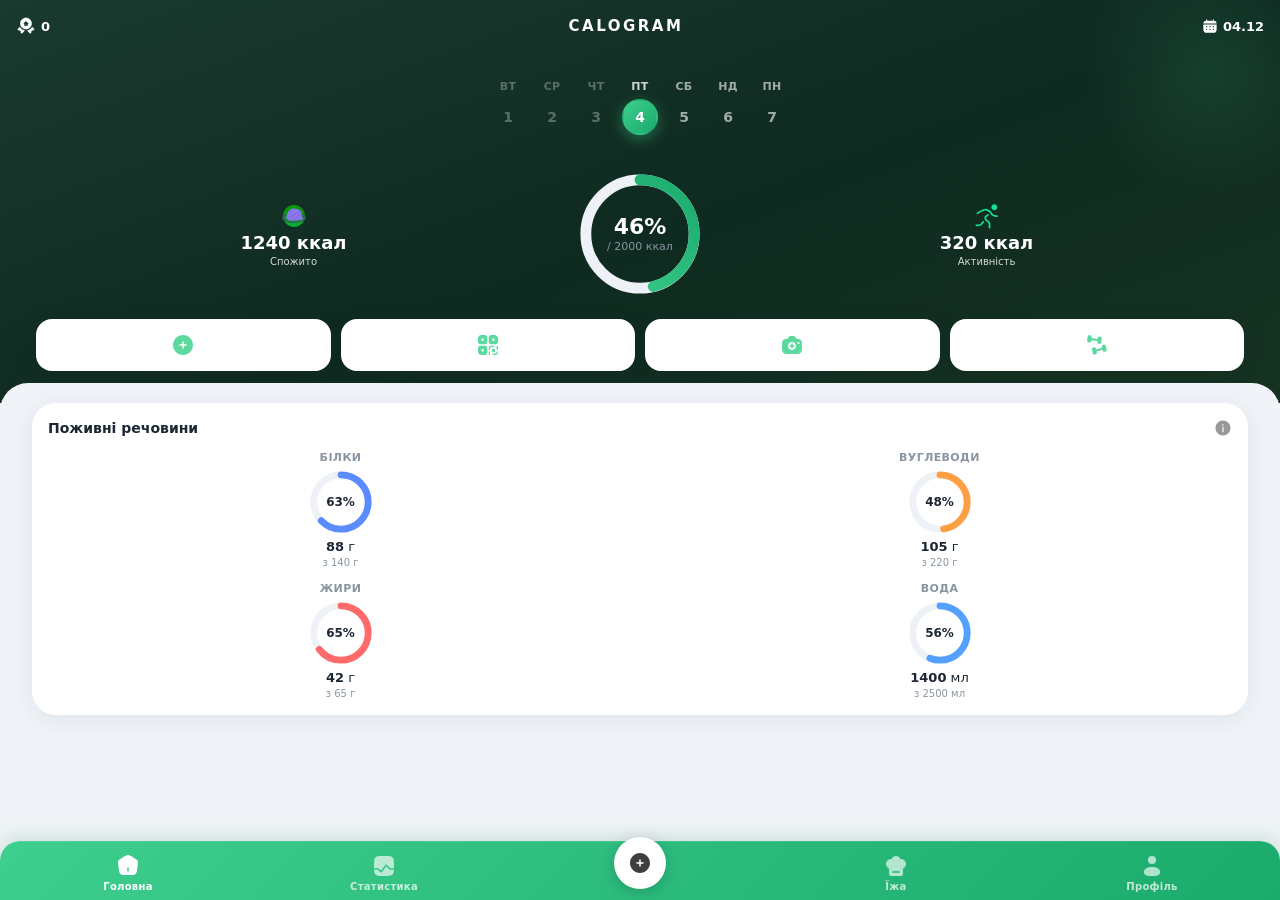
<file: frontend/home.html>
<!DOCTYPE html>
<html lang="en">
<head>
    <meta charset="UTF-8">
    <meta name="viewport" content="width=device-width, initial-scale=1.0">
    <title>Calogram</title>
    <link rel="stylesheet" href="assets/styles/main.css">
    <link rel="icon" href="assets/images/favicon.png" type="image/png">
    <script type="module" src="assets/scripts/main.js"></script>
</head>
<body>

    <header>
        <a class="days" href="#" id="days_icon">
            <img class="days_img" src="assets/images/components/interface/medal1.svg" alt="streak">
            <span class="calc_days" id="active_days">0</span>
        </a>
        <h3 class="app_name">CALOGRAM</h3>
        <a class="date" href="#" id="today_date">
            <img class="calendar" src="assets/images/components/interface/calendar.svg" alt="date">
            <span class="date_text" id="today_date_text">00.00</span>
        </a>
    </header>

    <main>

        <!-- Hero dark block -->
        <section class="hero">

            <!-- Week strip -->
            <div class="week-days">
                <div class="day" id="day_1"><span class="day_name">Пн</span><div class="day_circle"><span class="day_date">0</span></div></div>
                <div class="day" id="day_2"><span class="day_name">Вт</span><div class="day_circle"><span class="day_date">0</span></div></div>
                <div class="day" id="day_3"><span class="day_name">Ср</span><div class="day_circle"><span class="day_date">0</span></div></div>
                <div class="day" id="day_4"><span class="day_name">Чт</span><div class="day_circle"><span class="day_date">0</span></div></div>
                <div class="day" id="day_5"><span class="day_name">Пт</span><div class="day_circle"><span class="day_date">0</span></div></div>
                <div class="day" id="day_6"><span class="day_name">Сб</span><div class="day_circle"><span class="day_date">0</span></div></div>
                <div class="day" id="day_7"><span class="day_name">Нд</span><div class="day_circle"><span class="day_date">0</span></div></div>
            </div>

            <!-- Calorie ring -->
            <section class="calorie-card">
                <div class="calorie-sides">
                    <div class="calorie-side">
                        <img src="assets/images/components/interface/food1.svg" alt="food" class="side-icon">
                        <span class="side-value" id="consumed_kcal">0</span>
                        <span class="side-label">Спожито</span>
                    </div>
                    <div class="calorie-ring-wrap">
                        <svg class="calorie-ring" viewBox="0 0 120 120">
                            <circle class="ring-bg" cx="60" cy="60" r="50"/>
                            <circle class="ring-fill" id="ring_fill" cx="60" cy="60" r="50"
                                stroke-dasharray="314"
                                stroke-dashoffset="314"/>
                        </svg>
                        <div class="ring-center">
                            <span class="ring-percent" id="ring_percent">0%</span>
                            <span class="ring-goal" id="ring_goal">/ 2000</span>
                        </div>
                    </div>
                    <div class="calorie-side">
                        <img src="assets/images/components/interface/run.svg" alt="activity" class="side-icon">
                        <span class="side-value" id="activity_kcal">0</span>
                        <span class="side-label">Активність</span>
                    </div>
                </div>
            </section>

            <!-- Quick actions -->
            <section class="quick-actions">
                <button class="action-btn" id="btn_add">
                    <img src="assets/images/components/interface/plass.svg" alt="add">
                </button>
                <button class="action-btn" id="btn_scan">
                    <img src="assets/images/components/interface/qr-code.svg" alt="scan">
                </button>
                <button class="action-btn" id="btn_camera">
                    <img src="assets/images/components/interface/camera.svg" alt="camera">
                </button>
                <button class="action-btn" id="btn_activity">
                    <img src="assets/images/components/interface/fit.svg" alt="activity">
                </button>
            </section>

        </section>
        <!-- /Hero -->

        <!-- Light cards -->
        <div class="cards-section">

            <!-- Nutrients -->
            <section class="nutrients-card">
                <div class="nutrients-header">
                    <span class="nutrients-title">Поживні речовини</span>
                    <img src="assets/images/components/interface/info.svg" alt="info" class="nutrients-info">
                </div>
                <div class="nutrients-grid">
                    <div class="nutrient">
                        <span class="nutrient-name">Білки</span>
                        <div class="nutrient-ring-wrap">
                            <svg class="nutrient-ring" viewBox="0 0 60 60">
                                <circle class="n-ring-bg" cx="30" cy="30" r="24"/>
                                <circle class="n-ring-fill protein" id="n_protein" cx="30" cy="30" r="24"
                                    stroke-dasharray="150.8" stroke-dashoffset="150.8"/>
                            </svg>
                            <span class="nutrient-percent" id="np_protein">0%</span>
                        </div>
                        <span class="nutrient-value"><b id="nv_protein">0</b> г</span>
                        <span class="nutrient-goal" id="ng_protein">з 0 г</span>
                    </div>
                    <div class="nutrient">
                        <span class="nutrient-name">Вуглеводи</span>
                        <div class="nutrient-ring-wrap">
                            <svg class="nutrient-ring" viewBox="0 0 60 60">
                                <circle class="n-ring-bg" cx="30" cy="30" r="24"/>
                                <circle class="n-ring-fill carbs" id="n_carbs" cx="30" cy="30" r="24"
                                    stroke-dasharray="150.8" stroke-dashoffset="150.8"/>
                            </svg>
                            <span class="nutrient-percent" id="np_carbs">0%</span>
                        </div>
                        <span class="nutrient-value"><b id="nv_carbs">0</b> г</span>
                        <span class="nutrient-goal" id="ng_carbs">з 0 г</span>
                    </div>
                    <div class="nutrient">
                        <span class="nutrient-name">Жири</span>
                        <div class="nutrient-ring-wrap">
                            <svg class="nutrient-ring" viewBox="0 0 60 60">
                                <circle class="n-ring-bg" cx="30" cy="30" r="24"/>
                                <circle class="n-ring-fill fat" id="n_fat" cx="30" cy="30" r="24"
                                    stroke-dasharray="150.8" stroke-dashoffset="150.8"/>
                            </svg>
                            <span class="nutrient-percent" id="np_fat">0%</span>
                        </div>
                        <span class="nutrient-value"><b id="nv_fat">0</b> г</span>
                        <span class="nutrient-goal" id="ng_fat">з 0 г</span>
                    </div>
                    <div class="nutrient">
                        <span class="nutrient-name">Вода</span>
                        <div class="nutrient-ring-wrap">
                            <svg class="nutrient-ring" viewBox="0 0 60 60">
                                <circle class="n-ring-bg" cx="30" cy="30" r="24"/>
                                <circle class="n-ring-fill water" id="n_water" cx="30" cy="30" r="24"
                                    stroke-dasharray="150.8" stroke-dashoffset="150.8"/>
                            </svg>
                            <span class="nutrient-percent" id="np_water">0%</span>
                        </div>
                        <span class="nutrient-value"><b id="nv_water">0</b> мл</span>
                        <span class="nutrient-goal" id="ng_water">з 0 мл</span>
                    </div>
                </div>
            </section>

        </div>

    </main>

    <footer>
        <nav>
            <a class="nav-link active" href="#home">
                <img class="nav_img" src="assets/images/components/interface/home.svg" alt="home">
                <span>Головна</span>
            </a>
            <a class="nav-link" href="#stats">
                <img class="nav_img" src="assets/images/components/interface/stats.svg" alt="stats">
                <span>Статистика</span>
            </a>
            <a class="nav-link nav-link--add" href="#new">
                <div class="add-circle">
                    <img class="nav_img" src="assets/images/components/interface/plass.svg" alt="new">
                </div>
            </a>
            <a class="nav-link" href="#food">
                <img class="nav_img" src="assets/images/components/interface/food.svg" alt="food">
                <span>Їжа</span>
            </a>
            <a class="nav-link" href="#profile">
                <img class="nav_img" src="assets/images/components/interface/user.svg" alt="profile">
                <span>Профіль</span>
            </a>
        </nav>
    </footer>

</body>
</html>
</file>
<file: assets/styles/main.css>
@import url('design/main_design.css');

@import url('components/header/design.css');
@import url('components/footer/design.css');
@import url('components/week/design.css');
@import url('components/home/design.css');
@import url('components/dashboard/design.css');
</file>
<file: assets/styles/design/main_design.css>
:root {
    --bg_color: #f0f4f8;
    --card_color: #ffffff;

    --text_color: #1c2635;
    --text_color_w: #ffffff;
    --text_muted: #8a95a3;
    --text_color_muted: rgba(255, 255, 255, 0.72);

    --accent_color: #3ecf8e;
    --accent_dark:  #1aab6d;
    --accent_gradient: linear-gradient(135deg, #3ecf8e 0%, #1aab6d 100%);

    --hero_gradient: linear-gradient(160deg, #1a3a2e 0%, #0f2a20 55%, #163322 100%);

    --protein_color: #5b8cff;
    --carbs_color:   #ff9f43;
    --fat_color:     #ff6b6b;
    --water_color:   #54a0ff;

    --border_color: rgba(255, 255, 255, 0.12);
    --border_light: #dde3ec;
    --shadow_color: rgba(30, 130, 90, 0.18);
    --card_shadow: 0 4px 24px rgba(28, 38, 53, 0.08);
}

*, *::before, *::after { box-sizing: border-box; }

body, html {
    margin: 0;
    padding: 0;
    background-color: var(--bg_color);
    color: var(--text_color);
    font-family: system-ui, -apple-system, BlinkMacSystemFont, 'Segoe UI', Roboto, sans-serif;
    -webkit-font-smoothing: antialiased;
    scrollbar-width: none;
}

a { color: inherit; text-decoration: none; }
html::-webkit-scrollbar,
body::-webkit-scrollbar {
    width: 0;
    height: 0;
}
</file>
<file: assets/styles/components/header/design.css>
header {
    position: fixed;
    top: 0;
    left: 50%;
    transform: translateX(-50%);
    height: 60px;
    width: min(100%, 480px);
    background: rgba(20, 30, 46, 0.74);
    backdrop-filter: blur(14px);
    display: flex;
    align-items: center;
    justify-content: space-between;
    padding: 0 14px;
    z-index: 1000;
    box-sizing: border-box;
    border-bottom: 1px solid rgba(255, 255, 255, 0.05);
}

.app_name {
    font-size: 14px;
    font-weight: 900;
    letter-spacing: 2.6px;
    color: #fff;
    margin: 0;
    text-transform: uppercase;
}

.streak-badge,
.date-badge,
.days,
.date {
    min-width: 58px;
    display: flex;
    align-items: center;
    justify-content: center;
    gap: 6px;
    color: rgba(255, 255, 255, 0.92);
    padding: 8px 10px;
    border-radius: 16px;
    background: rgba(255, 255, 255, 0.08);
    border: 1px solid rgba(255, 255, 255, 0.08);
    transition: background .2s ease, transform .12s ease;
    text-decoration: none;
}

.streak-badge:hover,
.date-badge:hover,
.days:hover,
.date:hover {
    background: rgba(255, 255, 255, 0.14);
}

.days:active,
.date:active {
    transform: scale(.96);
}

.days_img,
.calendar {
    width: 15px;
    height: 15px;
    filter: brightness(0) invert(1);
    opacity: 0.88;
}

.calc_days,
.date_text {
    font-size: 12px;
    font-weight: 800;
    color: #fff;
}
</file>
<file: assets/styles/components/footer/design.css>
footer {
    position: fixed;
    bottom: 10px;
    left: 50%;
    transform: translateX(-50%);
    width: min(calc(100% - 20px), 460px);
    background: rgba(255, 255, 255, 0.9);
    backdrop-filter: blur(18px);
    z-index: 1000;
    box-shadow: 0 16px 40px rgba(20, 33, 27, 0.16);
    padding-bottom: env(safe-area-inset-bottom);
    border-radius: 26px;
    border: 1px solid rgba(255, 255, 255, 0.72);
}

footer nav {
    display: grid;
    grid-template-columns: repeat(5, minmax(0, 1fr));
    align-items: end;
    padding: 8px 6px 6px;
}

.nav-link {
    display: flex;
    flex-direction: column;
    align-items: center;
    justify-content: center;
    min-height: 58px;
    padding: 6px 8px;
    font-size: 10px;
    font-weight: 800;
    letter-spacing: 0.2px;
    color: #779185;
    transition: color .2s ease, transform .12s ease;
    gap: 5px;
}

.nav-link span {
    color: inherit;
}

.nav-link:hover {
    color: var(--accent_dark);
}

.nav-link:active {
    transform: scale(.96);
}

.nav-link.active {
    color: var(--accent_dark);
}

.nav_img {
    width: 21px;
    height: 21px;
    object-fit: contain;
    filter: saturate(.9) contrast(1.05);
    opacity: .92;
    display: block;
    transition: transform .2s ease, opacity .2s ease;
}

.nav-link.active .nav_img,
.nav-link:hover .nav_img {
    opacity: 1;
}

.nav-link--add {
    position: relative;
}

.add-circle {
    width: 54px;
    height: 54px;
    margin-top: -24px;
    background: var(--accent_gradient);
    border-radius: 50%;
    display: flex;
    align-items: center;
    justify-content: center;
    box-shadow: 0 12px 24px rgba(26, 171, 109, 0.28);
    transition: transform .2s ease, box-shadow .2s ease;
    border: 4px solid rgba(255, 255, 255, 0.9);
}

.nav-link--add:hover .add-circle {
    transform: translateY(-2px) scale(1.05);
    box-shadow: 0 16px 30px rgba(26, 171, 109, 0.32);
}

.nav-link--add:active .add-circle {
    transform: scale(.94);
}

.nav-link--add .nav_img {
    width: 24px;
    height: 24px;
    filter: brightness(0) invert(1) !important;
    opacity: 1 !important;
}
</file>
<file: assets/styles/components/week/design.css>
.week-strip,
.week-days {
    position: relative;
    z-index: 1;
    display: grid;
    grid-template-columns: repeat(7, minmax(0, 1fr));
    gap: 6px;
}

.day {
    display: flex;
    flex-direction: column;
    align-items: center;
    gap: 8px;
    cursor: pointer;
    user-select: none;
    transition: transform .15s ease;
    padding: 2px 0;
    background: none;
    border: none;
    appearance: none;
    -webkit-appearance: none;
    justify-content: flex-start;
    text-align: center;
}

.day:active {
    transform: scale(.94);
}

.day_name {
    font-size: 10px;
    font-weight: 700;
    color: rgba(255, 255, 255, 0.42);
    text-transform: uppercase;
    letter-spacing: 0.6px;
}

.day_circle {
    width: 40px;
    height: 40px;
    border-radius: 14px;
    display: flex;
    align-items: center;
    justify-content: center;
    margin: 0 auto;
    border: 1px solid rgba(255, 255, 255, 0.08);
    background: rgba(255, 255, 255, 0.06);
    transition: all .2s ease;
    box-shadow: inset 0 1px 0 rgba(255, 255, 255, 0.04);
}

.day_date {
    font-size: 15px;
    font-weight: 900;
    color: rgba(255, 255, 255, 0.9);
}

.day.today .day_name {
    color: #d7ffe8;
}

.day.today .day_circle {
    background: linear-gradient(135deg, rgba(62, 207, 142, 0.34), rgba(62, 207, 142, 0.14));
    border-color: rgba(62, 207, 142, 0.34);
    box-shadow: 0 10px 20px rgba(8, 25, 18, 0.22);
}

.day.today .day_date {
    color: #fff;
}

.day.selected .day_circle {
    background: linear-gradient(135deg, rgba(62, 207, 142, 0.92), rgba(26, 171, 109, 0.92));
    border-color: rgba(255, 255, 255, 0.16);
    box-shadow: 0 12px 24px rgba(8, 25, 18, 0.25);
}

.day.selected .day_date,
.day.selected .day_name {
    color: #fff;
}

.day.has-data .day_circle {
    background: rgba(255, 255, 255, 0.11);
}
</file>
<file: assets/styles/components/home/design.css>
/* Home screen */
.hero {
    position: relative;
    overflow: hidden;
    background:
        radial-gradient(circle at 82% 28%, rgba(62, 207, 142, 0.16) 0, rgba(62, 207, 142, 0.02) 18%, transparent 40%),
        radial-gradient(circle at 18% 18%, rgba(255, 255, 255, 0.08) 0, transparent 32%),
        var(--hero_gradient);
    padding: 18px 18px 28px;
    display: flex;
    flex-direction: column;
    gap: 18px;
    border-bottom-left-radius: 28px;
    border-bottom-right-radius: 28px;
    box-shadow: inset 0 -1px 0 rgba(255, 255, 255, 0.05);
}

.hero::before {
    content: "";
    position: absolute;
    right: -48px;
    top: 118px;
    width: 210px;
    height: 210px;
    border-radius: 50%;
    display: none;
    pointer-events: none;
}

.hero::after {
    content: "";
    position: absolute;
    left: -36px;
    bottom: -56px;
    width: 132px;
    height: 132px;
    border-radius: 32px;
    background: linear-gradient(135deg, rgba(62, 207, 142, 0.18), rgba(255, 255, 255, 0.02));
    transform: rotate(28deg);
    pointer-events: none;
}

.hero-greeting {
    position: relative;
    z-index: 1;
    display: flex;
    align-items: center;
    gap: 12px;
}

.hero-greeting-text {
    flex: 1;
}

.hero-greeting-sub {
    font-size: 12px;
    color: rgba(255, 255, 255, 0.62);
    font-weight: 600;
    letter-spacing: 0.2px;
}

.hero-greeting-name {
    margin-top: 2px;
    font-size: 24px;
    font-weight: 900;
    color: #fff;
    line-height: 1.04;
}

.hero-avatar {
    width: 52px;
    height: 52px;
    border-radius: 50%;
    background: linear-gradient(135deg, rgba(255, 255, 255, 0.22), rgba(255, 255, 255, 0.08));
    display: flex;
    align-items: center;
    justify-content: center;
    font-size: 26px;
    border: 1px solid rgba(255, 255, 255, 0.14);
    box-shadow: 0 12px 30px rgba(0, 0, 0, 0.16);
    backdrop-filter: blur(10px);
    padding: 0;
    cursor: pointer;
    overflow: hidden;
}

.calorie-section {
    position: relative;
    z-index: 1;
    display: grid;
    grid-template-columns: repeat(2, minmax(0, 1fr));
    align-items: start;
    gap: 12px 16px;
    justify-items: center;
}

.cal-side {
    display: flex;
    flex-direction: column;
    align-items: center;
    gap: 6px;
    width: 100%;
    max-width: 140px;
    padding: 8px 0 0;
}

.calorie-section .cal-side:first-child {
    order: 2;
}

.calorie-section .cal-side:last-child {
    order: 3;
}

.cal-icon {
    width: 28px;
    height: 28px;
    filter: brightness(0) invert(1);
    opacity: 0.95;
}

.cal-side-val {
    font-size: 21px;
    font-weight: 900;
    color: #fff;
    line-height: 1;
}

.cal-side-lbl {
    font-size: 11px;
    color: rgba(255, 255, 255, 0.62);
    font-weight: 600;
    text-align: center;
}

.cal-ring-wrap {
    position: relative;
    width: 220px;
    height: 220px;
    flex-shrink: 0;
    display: flex;
    align-items: center;
    justify-content: center;
    filter: drop-shadow(0 18px 30px rgba(8, 25, 18, 0.42));
    grid-column: 1 / -1;
    order: 1;
    justify-self: center;
}

.cal-ring-wrap::before {
    content: "";
    position: absolute;
    inset: 24px;
    border-radius: 50%;
    background: radial-gradient(circle, rgba(255, 255, 255, 0.08) 0, rgba(255, 255, 255, 0.02) 56%, transparent 72%);
}

#activity_kcal {
    transition: color .25s ease, transform .15s ease;
}

#activity_kcal.activity-low {
    color: #d8f56e;
}

#activity_kcal.activity-mid {
    color: #ffd65c;
}

#activity_kcal.activity-high {
    color: #ff9f43;
}

#activity_kcal.activity-max {
    color: #ff6b6b;
}

.cal-ring-svg {
    width: 220px;
    height: 220px;
    transform: rotate(-90deg);
}

.ring-bg {
    fill: none;
    stroke: rgba(255, 255, 255, 0.1);
    stroke-width: 12;
}

.ring-fill {
    fill: none;
    stroke: url(#ringGrad);
    stroke-width: 12;
    stroke-linecap: round;
    transition: stroke-dashoffset 1s cubic-bezier(.4, 0, .2, 1), stroke .35s ease;
}

.ring-center {
    position: absolute;
    inset: 0;
    display: flex;
    flex-direction: column;
    align-items: center;
    justify-content: center;
    gap: 6px;
}

.ring-center::before {
    content: "🔥";
    font-size: 28px;
    line-height: 1;
}

.ring-kcal {
    font-size: 42px;
    font-weight: 900;
    color: #fff;
    line-height: 1;
}

.ring-goal-txt {
    font-size: 14px;
    color: rgba(255, 255, 255, 0.62);
    font-weight: 600;
}

.ring-pct-badge {
    font-size: 13px;
    font-weight: 800;
    background: rgba(62, 207, 142, 0.18);
    color: #d5ffe8;
    padding: 6px 14px;
    border-radius: 999px;
    border: 1px solid rgba(62, 207, 142, 0.36);
    letter-spacing: 0.2px;
}

.ring-pct-badge.over {
    background: rgba(255, 107, 107, 0.18);
    color: #ffd7d7;
    border-color: rgba(255, 107, 107, 0.32);
}

.quick-actions {
    position: relative;
    z-index: 1;
    display: grid;
    grid-template-columns: repeat(4, minmax(0, 1fr));
    gap: 10px;
}

.action-btn {
    min-height: 58px;
    border-radius: 18px;
    border: 1px solid rgba(255, 255, 255, 0.1);
    background: rgba(255, 255, 255, 0.08);
    display: flex;
    align-items: center;
    justify-content: center;
    cursor: pointer;
    transition: transform .12s ease, background .15s ease, border-color .15s ease;
    backdrop-filter: blur(10px);
}

.action-btn:hover {
    background: rgba(255, 255, 255, 0.13);
    border-color: rgba(62, 207, 142, 0.28);
}

.action-btn:active {
    transform: scale(.94);
}

.action-btn img {
    width: 22px;
    height: 22px;
    filter: brightness(0) invert(1);
    opacity: 0.9;
}

.cards-area {
    position: relative;
    margin-top: 0;
    padding: 12px 14px 96px;
    display: flex;
    flex-direction: column;
    gap: 14px;
    background: linear-gradient(180deg, #eef4f7 0%, var(--bg_color) 100%);
    flex: 1;
    min-height: 0;
    border-top-left-radius: 28px;
    border-top-right-radius: 28px;
}

.nutrients-card {
    background: linear-gradient(180deg, rgba(255, 255, 255, 0.98), rgba(244, 248, 250, 0.98));
    border-radius: 24px;
    padding: 20px 16px 18px;
    box-shadow: 0 18px 36px rgba(25, 39, 31, 0.08);
    overflow: visible;
}

.nutrients-header {
    display: flex;
    align-items: center;
    justify-content: space-between;
    margin-bottom: 16px;
    min-height: 34px;
}

.nutrients-title {
    font-size: 18px;
    font-weight: 900;
    color: var(--text_color);
}

.nutrients-subtitle {
    margin-top: 4px;
    font-size: 12px;
    color: var(--text_muted);
    font-weight: 600;
}

.nutrients-toggle {
    width: 32px;
    height: 32px;
    border: 1px solid rgba(84, 160, 255, 0.16);
    background: linear-gradient(180deg, #fff, #f7fbff);
    cursor: pointer;
    color: var(--text_muted);
    font-size: 11px;
    border-radius: 12px;
    line-height: 1;
    box-shadow: 0 10px 20px rgba(28, 38, 53, 0.05);
}

.nutrients-body {
    max-height: 520px;
    overflow: hidden;
    transition: max-height .35s ease, opacity .3s ease;
    opacity: 1;
}

.nutrients-body.collapsed {
    max-height: 0;
    opacity: 0;
}

.nutrients-grid {
    display: grid;
    grid-template-columns: repeat(3, minmax(0, 1fr));
    gap: 14px;
    text-align: center;
}

.nutrient-col {
    position: relative;
    display: flex;
    flex-direction: column;
    align-items: center;
    gap: 6px;
    padding: 14px 10px 12px;
    border-radius: 22px;
    background: linear-gradient(180deg, rgba(243, 247, 249, 0.96), rgba(255, 255, 255, 0.98));
    border: 1px solid rgba(107, 129, 153, 0.08);
    box-shadow: inset 0 1px 0 rgba(255,255,255,0.7), 0 12px 26px rgba(28, 38, 53, 0.05);
    overflow: hidden;
}

.nutrient-col::before {
    content: "";
    position: absolute;
    inset: 0 0 auto 0;
    height: 4px;
    opacity: .9;
}

.nutrient-col-protein::before { background: linear-gradient(90deg, #71cd88, #42b95f); }
.nutrient-col-carbs::before { background: linear-gradient(90deg, #f8d35f, #efb93a); }
.nutrient-col-fat::before { background: linear-gradient(90deg, #ff9c7a, #ef6a4b); }
.nutrient-col-fiber::before { background: linear-gradient(90deg, #70d4a8, #37b37a); }
.nutrient-col-sugar::before { background: linear-gradient(90deg, #ff9fbc, #ff6e96); }
.nutrient-col-water::before { background: linear-gradient(90deg, #7fc1ff, #54a0ff); }

.nutrient-col-protein {
    background: linear-gradient(180deg, rgba(239, 251, 242, 0.96), rgba(255, 255, 255, 0.98));
}

.nutrient-col-carbs {
    background: linear-gradient(180deg, rgba(255, 249, 230, 0.96), rgba(255, 255, 255, 0.98));
}

.nutrient-col-fat {
    background: linear-gradient(180deg, rgba(255, 242, 238, 0.96), rgba(255, 255, 255, 0.98));
}

.nutrient-col-fiber {
    background: linear-gradient(180deg, rgba(236, 251, 244, 0.96), rgba(255, 255, 255, 0.98));
}

.nutrient-col-sugar {
    background: linear-gradient(180deg, rgba(255, 239, 245, 0.96), rgba(255, 255, 255, 0.98));
}

.nutrient-col-water {
    background: linear-gradient(180deg, rgba(239, 247, 255, 0.96), rgba(255, 255, 255, 0.98));
}

.nutrient-name {
    font-size: 11px;
    font-weight: 800;
    color: var(--text_muted);
    text-transform: uppercase;
    letter-spacing: 0.7px;
}

.nutrient-val {
    font-size: 26px;
    font-weight: 900;
    color: var(--text_color);
    line-height: 1;
}

.nutrient-ring-wrap {
    position: relative;
    width: 94px;
    height: 94px;
    display: flex;
    align-items: center;
    justify-content: center;
}

.nutrient-ring {
    width: 94px;
    height: 94px;
    transform: rotate(-90deg);
    position: absolute;
    inset: 0;
}

.n-ring-bg {
    fill: none;
    stroke: #edf2f6;
    stroke-width: 7;
}

.n-ring-fill {
    fill: none;
    stroke-width: 7;
    stroke-linecap: round;
    stroke-dasharray: 175.9;
    stroke-dashoffset: 175.9;
    transition: stroke-dashoffset .9s cubic-bezier(.4, 0, .2, 1), stroke .35s ease;
}

.n-ring-fill.protein {
    stroke: #7bc96f;
}

.n-ring-fill.carbs {
    stroke: #f3b13f;
}

.n-ring-fill.fat {
    stroke: #ef6a4b;
}

#n_fiber {
    stroke: #4fc48d;
}

#n_sugar {
    stroke: #ff7aa2;
}

#n_water {
    stroke: #54a0ff;
}

.nutrient-pct {
    position: relative;
    z-index: 1;
    font-size: 17px;
    font-weight: 900;
    color: var(--text_color);
    min-width: 58px;
    min-height: 58px;
    display: inline-flex;
    align-items: center;
    justify-content: center;
    border-radius: 50%;
    background: rgba(255, 255, 255, 0.8);
    box-shadow: inset 0 1px 0 rgba(255,255,255,0.9);
}

.nutrient-goal {
    font-size: 13px;
    color: var(--text_muted);
    font-weight: 600;
}

.meals-section {
    display: flex;
    flex-direction: column;
    gap: 12px;
}

.meal-card {
    background: rgba(255, 255, 255, 0.96);
    border-radius: 22px;
    box-shadow: 0 16px 36px rgba(25, 39, 31, 0.06);
    overflow: hidden;
}

.meal-header {
    display: flex;
    align-items: center;
    justify-content: space-between;
    gap: 10px;
    padding: 16px 16px 12px;
}

.meal-header-left {
    display: flex;
    flex-direction: column;
    gap: 3px;
}

.meal-title {
    font-size: 18px;
    font-weight: 900;
    color: var(--text_color);
}

.meal-kcal {
    font-size: 13px;
    color: var(--text_muted);
    font-weight: 600;
}

.meal-add-btn {
    background: rgba(62, 207, 142, 0.12);
    border: 1px solid rgba(62, 207, 142, 0.22);
    color: var(--accent_dark);
    border-radius: 999px;
    font-size: 13px;
    font-weight: 800;
    padding: 9px 14px;
    cursor: pointer;
    transition: transform .12s ease, background .15s ease;
    display: inline-flex;
    align-items: center;
    gap: 7px;
}

.meal-add-btn img {
    width: 13px;
    height: 13px;
    filter: invert(43%) sepia(85%) saturate(473%) hue-rotate(109deg) brightness(92%) contrast(88%);
}

.meal-add-btn:hover {
    background: rgba(62, 207, 142, 0.18);
}

.meal-add-btn:active {
    transform: scale(.96);
}

.meal-items {
    padding: 0 12px 12px;
}

.log-empty {
    text-align: center;
    color: var(--text_muted);
    font-size: 14px;
    padding: 18px 10px 16px;
    background: var(--bg_color);
    border-radius: 16px;
}

.log-item {
    display: flex;
    align-items: center;
    gap: 12px;
    padding: 12px 10px;
    border-top: 1px solid #eef2f5;
}

.log-item:first-child {
    border-top: none;
}

.log-item-info {
    flex: 1;
    min-width: 0;
}

.log-item-name {
    font-size: 14px;
    font-weight: 800;
    color: var(--text_color);
    white-space: nowrap;
    overflow: hidden;
    text-overflow: ellipsis;
}

.log-item-qty {
    font-size: 12px;
    color: var(--text_muted);
    margin-top: 3px;
    line-height: 1.35;
}

.log-item-kcal {
    font-size: 14px;
    font-weight: 900;
    color: var(--accent_dark);
    flex-shrink: 0;
}

.log-item-del {
    width: 32px;
    height: 32px;
    background: #fff3f1;
    border: none;
    color: #e36857;
    font-size: 18px;
    border-radius: 10px;
    cursor: pointer;
    padding: 0;
    flex-shrink: 0;
}

.ring-center::before {
    display: none;
}

.ring-center-icon {
    width: 34px;
    height: 34px;
    object-fit: contain;
    filter: brightness(0) invert(1);
    opacity: .96;
}

.ring-center-emoji {
    font-size: 30px;
    line-height: 1;
    filter: drop-shadow(0 4px 10px rgba(0, 0, 0, 0.18));
}

@media (max-width: 430px) {
    .hero {
        padding: 16px 14px 24px;
        gap: 16px;
    }

    .hero-greeting-name {
        font-size: 21px;
    }

    .calorie-section {
        grid-template-columns: 1fr 1fr;
        gap: 8px 12px;
    }

    .cal-ring-wrap,
    .cal-ring-svg {
        width: 176px;
        height: 176px;
    }

    .ring-kcal {
        font-size: 34px;
    }

    .cards-area {
        padding-left: 10px;
        padding-right: 10px;
        padding-bottom: calc(102px + env(safe-area-inset-bottom));
    }

    .nutrients-grid {
        gap: 8px;
    }

    .nutrient-ring-wrap,
    .nutrient-ring {
        width: 72px;
        height: 72px;
    }

    .nutrient-val {
        font-size: 20px;
    }

    .nutrient-pct {
        font-size: 13px;
    }

    .meal-header {
        align-items: flex-start;
        flex-direction: column;
    }

    .meal-add-btn {
        width: 100%;
        justify-content: center;
    }
}
</file>
<file: assets/styles/components/dashboard/design.css>
/* Dashboard tabs and shared controls */
body.dashboard {
    overflow: hidden;
    height: 100dvh;
    background: linear-gradient(180deg, #dde6eb 0%, #edf3f6 100%);
}

.tab-panel {
    display: none;
    flex-direction: column;
    height: calc(100dvh - 64px);
    overflow-y: auto;
    padding-top: 52px;
    -webkit-overflow-scrolling: touch;
    box-sizing: border-box;
    scrollbar-width: none;
    width: min(100%, 480px);
    margin: 0 auto;
    background: var(--bg_color);
    box-shadow: 0 0 0 1px rgba(255,255,255,0.45), 0 24px 60px rgba(28, 38, 53, 0.12);
}

.tab-panel.active {
    display: flex;
}

.tab-panel::-webkit-scrollbar,
.modal-sheet::-webkit-scrollbar,
.food-list::-webkit-scrollbar,
.week-bars::-webkit-scrollbar {
    width: 0;
    height: 0;
}

/* Loader */
.loader {
    display: flex;
    align-items: center;
    justify-content: center;
    height: 80px;
}

.spinner {
    width: 26px;
    height: 26px;
    border: 3px solid var(--border_light);
    border-top-color: var(--accent_color);
    border-radius: 50%;
    animation: spin .7s linear infinite;
}

@keyframes spin {
    to {
        transform: rotate(360deg);
    }
}

/* Buttons */
.btn-main {
    width: 100%;
    padding: 15px;
    border: none;
    border-radius: 14px;
    background: var(--accent_gradient);
    color: #fff;
    font-size: 15px;
    font-weight: 700;
    cursor: pointer;
    transition: opacity .2s, transform .12s;
}

.btn-main:hover {
    opacity: .92;
}

.btn-main:active {
    transform: scale(.97);
}

.btn-main:disabled {
    opacity: .5;
    cursor: not-allowed;
}

.btn-main-outline {
    width: 100%;
    padding: 13px;
    border: 1.5px solid var(--accent_color);
    border-radius: 14px;
    background: none;
    color: var(--accent_color);
    font-size: 14px;
    font-weight: 700;
    cursor: pointer;
    margin-top: 8px;
}

/* Food tab */
.food-section {
    padding: 16px 16px 0;
}

.food-search-wrap {
    position: relative;
    margin-bottom: 14px;
}

.food-search {
    width: 100%;
    padding: 11px 16px 11px 40px;
    border: 1.5px solid var(--border_light);
    border-radius: 12px;
    background: var(--card_color);
    color: var(--text_color);
    font-size: 16px;
    outline: none;
    box-sizing: border-box;
}

.food-search:focus {
    border-color: var(--accent_color);
}

.food-search-icon {
    position: absolute;
    left: 13px;
    top: 50%;
    transform: translateY(-50%);
    color: var(--text_muted);
    font-size: 15px;
    pointer-events: none;
}

.food-list {
    display: flex;
    flex-direction: column;
    gap: 8px;
    padding: 0 16px 16px;
}

.food-shelf {
    margin-bottom: 12px;
}

.food-shelf-head {
    display: flex;
    align-items: center;
    justify-content: space-between;
    margin-bottom: 8px;
    font-size: 12px;
    font-weight: 800;
    color: var(--text_color);
    text-transform: uppercase;
    letter-spacing: .06em;
}

.food-shelf-row {
    display: flex;
    gap: 8px;
    overflow-x: auto;
    padding-bottom: 4px;
    scrollbar-width: none;
}

.food-shelf-row::-webkit-scrollbar {
    display: none;
}

.food-shelf-empty {
    font-size: 12px;
    color: var(--text_muted);
    background: rgba(255,255,255,0.66);
    border: 1px dashed rgba(107, 129, 153, 0.18);
    border-radius: 14px;
    padding: 12px 14px;
}

.food-pill {
    min-width: 132px;
    border: none;
    border-radius: 16px;
    background: linear-gradient(180deg, rgba(255,255,255,0.96), rgba(244,248,250,0.96));
    box-shadow: var(--card_shadow);
    padding: 12px;
    display: flex;
    align-items: center;
    gap: 10px;
    cursor: pointer;
    transition: transform .14s ease, box-shadow .14s ease;
}

.food-pill:hover {
    transform: translateY(-2px);
    box-shadow: 0 12px 28px rgba(28, 38, 53, 0.09);
}

.food-pill-emoji {
    font-size: 24px;
}

.food-pill-name {
    font-size: 12px;
    font-weight: 700;
    color: var(--text_color);
    text-align: left;
}

.food-card {
    display: flex;
    align-items: center;
    gap: 12px;
    background: var(--card_color);
    border-radius: 14px;
    padding: 12px 14px;
    cursor: pointer;
    box-shadow: var(--card_shadow);
    transition: transform .12s, box-shadow .15s;
    border-left: 3px solid var(--accent_color);
}

.food-card:hover {
    transform: translateY(-2px);
    box-shadow: 0 6px 28px rgba(28, 38, 53, 0.12);
}

.food-card:active {
    transform: scale(.98);
}

.food-card-emoji {
    font-size: 24px;
    flex-shrink: 0;
}

.food-card-info {
    flex: 1;
    min-width: 0;
}

.food-card-name {
    font-size: 13px;
    font-weight: 600;
    color: var(--text_color);
    white-space: nowrap;
    overflow: hidden;
    text-overflow: ellipsis;
}

.food-card-macros {
    display: flex;
    flex-wrap: wrap;
    gap: 6px;
    margin-top: 6px;
}

.food-card-meta {
    font-size: 11px;
    color: var(--text_muted);
    margin-top: 7px;
}

.food-macro-tag {
    display: inline-flex;
    align-items: center;
    justify-content: center;
    padding: 4px 8px;
    border-radius: 999px;
    font-size: 10px;
    font-weight: 700;
    letter-spacing: .02em;
    transition: transform .14s ease;
}

.food-card:hover .food-macro-tag {
    transform: translateY(-1px);
}

.tag-protein {
    background: rgba(89, 196, 113, 0.16);
    color: #279447;
}

.tag-carbs {
    background: rgba(242, 197, 59, 0.18);
    color: #b88606;
}

.tag-fat {
    background: rgba(239, 127, 89, 0.18);
    color: #d55e31;
}

.tag-fiber {
    background: rgba(79, 196, 141, 0.18);
    color: #248f63;
}

.tag-sugar {
    background: rgba(255, 122, 162, 0.16);
    color: #d84d79;
}

.tag-water {
    background: rgba(84, 160, 255, 0.16);
    color: #2d74d7;
}

.food-card-kcal {
    font-size: 14px;
    font-weight: 700;
    color: var(--accent_color);
    flex-shrink: 0;
}

.food-fav-btn {
    width: 34px;
    height: 34px;
    border: none;
    border-radius: 50%;
    background: rgba(255, 214, 92, 0.16);
    color: #d6a900;
    font-size: 16px;
    cursor: pointer;
    flex-shrink: 0;
    transition: transform .14s ease, background .14s ease, color .14s ease;
}

.food-fav-btn.active {
    background: linear-gradient(180deg, #ffe88b, #ffd84e);
    color: #6e5500;
}

.food-fav-btn:hover {
    transform: scale(1.06);
}

.food-card-custom {
    font-size: 10px;
    background: var(--accent_color);
    color: #fff;
    padding: 2px 6px;
    border-radius: 6px;
}

/* Chips */
.meal-chip {
    padding: 6px 14px;
    border-radius: 99px;
    border: 1.5px solid var(--border_light);
    font-size: 12px;
    font-weight: 600;
    cursor: pointer;
    background: var(--bg_color);
    color: var(--text_muted);
    transition: all .2s;
    white-space: nowrap;
}

.meal-chip.active {
    background: var(--accent_color);
    border-color: var(--accent_color);
    color: #fff;
}

/* Modals */
.modal-overlay {
    position: fixed;
    inset: 0;
    background: rgba(0, 0, 0, .5);
    z-index: 2000;
    display: none;
    align-items: flex-end;
    backdrop-filter: blur(3px);
    padding: 0 10px calc(env(safe-area-inset-bottom) + 10px);
}

.modal-overlay.open {
    display: flex;
}

.modal-sheet {
    width: 100%;
    max-width: 460px;
    background: var(--card_color);
    border-radius: 26px;
    padding: 14px 18px 30px;
    max-height: 92dvh;
    overflow-y: auto;
    -webkit-overflow-scrolling: touch;
    animation: slideUp .28s ease;
    margin: 0 auto;
    touch-action: pan-y;
    will-change: transform;
    transition: transform .22s ease, max-height .22s ease, border-radius .22s ease;
}

@keyframes slideUp {
    from {
        transform: translateY(100%);
    }

    to {
        transform: translateY(0);
    }
}

.modal-handle {
    width: 36px;
    height: 4px;
    background: var(--border_light);
    border-radius: 99px;
    margin: 0 auto 14px;
    cursor: grab;
}

.modal-sheet.dragging {
    transition: none;
}

.modal-sheet.expanded {
    max-height: calc(100dvh - 16px);
}

.modal-sheet.peek {
    max-height: min(52dvh, 420px);
}

.modal-sheet.mid {
    max-height: min(72dvh, 640px);
}

.modal-title {
    font-size: 17px;
    font-weight: 800;
    color: var(--text_color);
    margin-bottom: 14px;
}

.qty-row {
    display: flex;
    align-items: center;
    gap: 10px;
    margin: 14px 0;
}

.qty-btn {
    width: 38px;
    height: 38px;
    border-radius: 50%;
    border: 1.5px solid var(--border_light);
    background: var(--bg_color);
    color: var(--text_color);
    font-size: 20px;
    cursor: pointer;
    display: flex;
    align-items: center;
    justify-content: center;
    transition: background .15s;
}

.qty-btn:hover {
    background: var(--border_light);
}

.qty-input {
    flex: 1;
    text-align: center;
    font-size: 19px;
    font-weight: 700;
    border: 1.5px solid var(--border_light);
    border-radius: 12px;
    padding: 9px;
    color: var(--text_color);
    background: var(--bg_color);
    outline: none;
}

.qty-input:focus {
    border-color: var(--accent_color);
}

.meal-selector {
    display: flex;
    gap: 6px;
    flex-wrap: wrap;
    margin-bottom: 14px;
}

.modal-food-preview {
    background: var(--bg_color);
    border-radius: 14px;
    padding: 12px;
    margin-bottom: 14px;
}

.modal-food-name {
    font-size: 15px;
    font-weight: 700;
    color: var(--text_color);
    margin-bottom: 8px;
}

.macro-chips {
    display: flex;
    gap: 7px;
    flex-wrap: wrap;
}

.macro-chip {
    font-size: 12px;
    padding: 4px 9px;
    border-radius: 8px;
    font-weight: 600;
}

.mc-cal {
    background: #fff3e0;
    color: #e65100;
}

.mc-prot {
    background: #e8f0ff;
    color: #1565c0;
}

.mc-carb {
    background: #fff8e1;
    color: #f57f17;
}

.mc-fat {
    background: #fce4ec;
    color: #c62828;
}

.mc-fiber {
    background: #e5f7ef;
    color: #248f63;
}

.mc-sugar {
    background: #ffe8f0;
    color: #cf5f84;
}

.mc-water {
    background: #e8f2ff;
    color: #2d74d7;
}

/* Forms */
.form-row {
    display: grid;
    grid-template-columns: 1fr 1fr;
    gap: 10px;
    margin-bottom: 10px;
}

.form-field {
    display: flex;
    flex-direction: column;
    gap: 4px;
}

.form-field label {
    font-size: 10px;
    font-weight: 700;
    color: var(--text_muted);
    text-transform: uppercase;
    letter-spacing: .4px;
}

.form-field input,
.form-field select {
    padding: 10px 12px;
    border: 1.5px solid var(--border_light);
    border-radius: 10px;
    background: var(--bg_color);
    color: var(--text_color);
    font-size: 16px;
    outline: none;
    box-sizing: border-box;
    width: 100%;
}

.form-field select {
    appearance: none;
    cursor: pointer;
}

.form-field input:focus,
.form-field select:focus {
    border-color: var(--accent_color);
}

.form-field.full {
    grid-column: 1 / -1;
}

/* Profile */
.profile-section {
    padding: 16px;
    padding-bottom: 80px;
}

.profile-card {
    background: var(--card_color);
    border-radius: 20px;
    padding: 22px;
    margin-bottom: 14px;
    box-shadow: var(--card_shadow);
    border-top: 3px solid var(--accent_color);
}

.profile-avatar {
    width: 70px;
    height: 70px;
    border-radius: 50%;
    background: var(--accent_gradient);
    display: flex;
    align-items: center;
    justify-content: center;
    border: none;
    padding: 0;
    overflow: hidden;
    margin: 0 auto 10px;
    cursor: pointer;
}

.profile-name {
    font-size: 20px;
    font-weight: 800;
    text-align: center;
    color: var(--text_color);
}

.profile-email {
    font-size: 12px;
    color: var(--text_muted);
    text-align: center;
    margin-top: 3px;
}

.profile-stats {
    display: grid;
    grid-template-columns: 1fr 1fr 1fr;
    gap: 12px;
    margin-top: 14px;
}

.profile-stat {
    text-align: center;
}

.profile-stat-val {
    font-size: 18px;
    font-weight: 800;
    color: var(--text_color);
}

.profile-stat-lbl {
    font-size: 10px;
    color: var(--text_muted);
    margin-top: 2px;
}

.profile-settings {
    display: flex;
    flex-direction: column;
    gap: 10px;
}

.profile-nutrient-strip {
    display: grid;
    grid-template-columns: repeat(2, minmax(0, 1fr));
    gap: 10px;
}

.profile-mini-nutrient {
    padding: 12px 14px;
    border-radius: 16px;
    background: linear-gradient(180deg, rgba(255,255,255,0.98), rgba(242,247,249,0.98));
    box-shadow: var(--card_shadow);
    border: 1px solid rgba(107, 129, 153, 0.1);
}

.profile-mini-nutrient span {
    display: block;
    font-size: 11px;
    font-weight: 700;
    color: var(--text_muted);
    text-transform: uppercase;
    letter-spacing: .05em;
}

.profile-mini-nutrient strong {
    display: block;
    margin-top: 6px;
    font-size: 18px;
    color: var(--text_color);
}

.pn-protein { border-left: 4px solid #55bf6a; }
.pn-carbs { border-left: 4px solid #f0c53b; }
.pn-fat { border-left: 4px solid #ef7f59; }
.pn-fiber { border-left: 4px solid #4fc48d; }
.pn-sugar { border-left: 4px solid #ff7aa2; }
.pn-water { border-left: 4px solid #54a0ff; }

.settings-item {
    display: flex;
    align-items: center;
    justify-content: space-between;
    background: var(--card_color);
    border-radius: 14px;
    padding: 14px 16px;
    box-shadow: var(--card_shadow);
}

.settings-item-label {
    font-size: 14px;
    font-weight: 600;
    color: var(--text_color);
}

.settings-item-val {
    font-size: 13px;
    color: var(--text_muted);
    margin-top: 2px;
}

.settings-item-edit {
    font-size: 13px;
    color: var(--accent_color);
    font-weight: 700;
    cursor: pointer;
}

.avatar-img {
    width: 100%;
    height: 100%;
    object-fit: cover;
    display: block;
}

.avatar-picker-grid {
    display: grid;
    grid-template-columns: repeat(4, minmax(0, 1fr));
    gap: 12px;
}

.avatar-choice {
    aspect-ratio: 1;
    border-radius: 18px;
    border: 2px solid transparent;
    background: var(--bg_color);
    padding: 8px;
    cursor: pointer;
    transition: transform .12s ease, border-color .15s ease, box-shadow .15s ease;
}

.avatar-choice img {
    width: 100%;
    height: 100%;
    object-fit: contain;
    display: block;
}

.avatar-choice.active,
.avatar-choice:hover {
    border-color: rgba(62, 207, 142, 0.45);
    box-shadow: 0 10px 22px rgba(26, 171, 109, 0.12);
}

.btn-logout {
    width: 100%;
    padding: 14px;
    margin-top: 14px;
    border: none;
    border-radius: 14px;
    background: #fee2e2;
    color: #dc2626;
    font-size: 14px;
    font-weight: 700;
    cursor: pointer;
    transition: background .15s;
}

.btn-logout:hover {
    background: #fecaca;
}

/* Stats */
.stats-section {
    padding: 16px;
    padding-bottom: 96px;
    display: flex;
    flex-direction: column;
    gap: 14px;
}

.week-chart {
    background: linear-gradient(180deg, rgba(255,255,255,0.98), rgba(245,249,251,0.98));
    border-radius: 26px;
    padding: 18px;
    box-shadow: 0 18px 38px rgba(25, 39, 31, 0.08);
}

.week-chart-title {
    font-size: 30px;
    font-weight: 900;
    color: var(--text_color);
    line-height: 1;
}

.stats-subtitle {
    font-size: 13px;
    color: var(--text_muted);
    margin-top: 6px;
}

.stats-topbar {
    display: flex;
    align-items: flex-start;
    justify-content: space-between;
    gap: 12px;
    margin-bottom: 14px;
}

.stats-icon-btn {
    width: 42px;
    height: 42px;
    border-radius: 50%;
    border: 1px solid rgba(62, 207, 142, 0.4);
    background: #fff;
    display: flex;
    align-items: center;
    justify-content: center;
    cursor: pointer;
    flex-shrink: 0;
}

.stats-icon-btn img {
    width: 18px;
    height: 18px;
    filter: invert(44%) sepia(82%) saturate(441%) hue-rotate(109deg) brightness(92%) contrast(86%);
}

.week-bars {
    display: flex;
    gap: 8px;
    align-items: flex-end;
    height: 220px;
    padding: 10px 4px 4px;
    background:
        linear-gradient(to top, rgba(28, 38, 53, 0.08) 1px, transparent 1px) 0 100% / 100% 25%,
        linear-gradient(180deg, rgba(255,255,255,0), rgba(255,130,160,0.08));
    border-radius: 20px;
}

.week-bar-wrap {
    flex: 1;
    display: flex;
    flex-direction: column;
    align-items: center;
    gap: 4px;
}

.week-bar {
    width: 100%;
    border-radius: 999px;
    background: linear-gradient(180deg, #ff8e6a, #ff5f87);
    min-height: 8px;
    transition: height .45s cubic-bezier(.4, 0, .2, 1);
}

.week-bar.today {
    background: linear-gradient(180deg, #52d889, #23b96c);
    box-shadow: 0 10px 20px rgba(35, 185, 108, 0.26);
}

.week-bar-label {
    font-size: 10px;
    color: var(--text_muted);
    font-weight: 600;
}

.week-bar-val {
    font-size: 10px;
    color: var(--text_muted);
    font-weight: 700;
}

.stats-highlight-grid {
    display: grid;
    grid-template-columns: 1fr 1fr;
    gap: 12px;
}

.stats-highlight-card {
    border-radius: 24px;
    padding: 18px;
    color: #fff;
    min-height: 180px;
    position: relative;
    overflow: hidden;
    box-shadow: 0 20px 40px rgba(25, 39, 31, 0.08);
}

.stats-highlight-card--intake {
    background: linear-gradient(160deg, #ffc45c, #f0a938);
}

.stats-highlight-card--activity {
    background: linear-gradient(160deg, #ff97a4, #f17f8e);
}

.stats-highlight-head {
    display: flex;
    align-items: center;
    justify-content: space-between;
    gap: 12px;
    font-size: 14px;
    font-weight: 800;
}

.stats-highlight-head img {
    width: 24px;
    height: 24px;
    filter: brightness(0) invert(1);
}

.stats-highlight-value {
    margin-top: 24px;
    font-size: 30px;
    font-weight: 900;
    line-height: 1;
}

.stats-highlight-meta {
    margin-top: 8px;
    font-size: 13px;
    color: rgba(255, 255, 255, 0.88);
}

.stats-highlight-ring {
    width: 92px;
    height: 92px;
    margin-top: 18px;
    border-radius: 50%;
    border: 8px solid rgba(255,255,255,0.3);
    display: flex;
    align-items: center;
    justify-content: center;
    font-size: 24px;
    font-weight: 900;
}

.stats-mini-wave {
    position: absolute;
    left: 18px;
    right: 18px;
    bottom: 18px;
    display: flex;
    align-items: end;
    gap: 8px;
    height: 48px;
}

.stats-mini-wave span {
    flex: 1;
    background: rgba(255, 255, 255, 0.85);
    border-radius: 999px;
}

.stats-mini-wave span:nth-child(1) { height: 44%; }
.stats-mini-wave span:nth-child(2) { height: 80%; }
.stats-mini-wave span:nth-child(3) { height: 30%; }
.stats-mini-wave span:nth-child(4) { height: 24%; }
.stats-mini-wave span:nth-child(5) { height: 90%; }
.stats-mini-wave span:nth-child(6) { height: 40%; }

.stats-macro-card {
    background: var(--card_color);
    border-radius: 24px;
    padding: 18px;
    box-shadow: var(--card_shadow);
}

.stats-card-title {
    font-size: 18px;
    font-weight: 900;
    color: var(--text_color);
    margin-bottom: 14px;
}

.stats-macro-list {
    display: flex;
    flex-direction: column;
    gap: 14px;
}

.stats-macro-row {
    padding: 14px;
    border-radius: 18px;
    background: linear-gradient(180deg, rgba(242, 247, 249, 0.95), rgba(255, 255, 255, 0.98));
    border: 1px solid rgba(107, 129, 153, 0.12);
    box-shadow: 0 8px 24px rgba(28, 38, 53, 0.06);
    transition: transform .16s ease, box-shadow .16s ease;
}

.stats-macro-row:hover {
    transform: translateY(-2px);
    box-shadow: 0 12px 28px rgba(28, 38, 53, 0.09);
}

.stats-macro-head {
    display: flex;
    justify-content: space-between;
    align-items: flex-end;
    gap: 12px;
    margin-bottom: 7px;
}

.stats-macro-name {
    display: flex;
    align-items: center;
    gap: 8px;
    font-size: 15px;
    font-weight: 800;
    color: var(--text_color);
}

.stats-macro-emoji {
    font-size: 18px;
    line-height: 1;
}

.stats-macro-value {
    font-size: 12px;
    color: var(--text_muted);
}

.stats-macro-progress {
    height: 9px;
    background: var(--bg_color);
    border-radius: 999px;
    overflow: hidden;
}

.stats-macro-progress-bar {
    height: 100%;
    border-radius: inherit;
    transition: width .4s ease;
}

.stats-info-grid {
    display: grid;
    grid-template-columns: 1fr 1fr;
    gap: 12px;
}

.stats-info-card {
    background: rgba(255,255,255,0.96);
    border-radius: 20px;
    padding: 16px;
    box-shadow: var(--card_shadow);
}

.stats-info-title {
    font-size: 13px;
    font-weight: 700;
    color: var(--text_muted);
}

.stats-info-value {
    font-size: 28px;
    font-weight: 900;
    color: var(--text_color);
    margin-top: 12px;
    line-height: 1;
}

.stats-info-note {
    font-size: 12px;
    color: var(--text_muted);
    margin-top: 8px;
}

/* Logs */
.log-section {
    padding: 0 16px 8px;
}

.log-date-title {
    font-size: 12px;
    font-weight: 700;
    color: var(--text_muted);
    text-transform: uppercase;
    letter-spacing: .5px;
    padding: 10px 0 6px;
}

.log-empty {
    text-align: center;
    color: var(--text_muted);
    font-size: 13px;
    padding: 20px 0;
}

/* Mobile */
@media (max-width: 430px) {
    .tab-panel {
        height: calc(100dvh - 60px);
        width: 100%;
        box-shadow: none;
    }

    .cal-ring-wrap {
        width: 130px;
        height: 130px;
    }

    .cal-ring-svg {
        width: 130px;
        height: 130px;
    }

    .ring-kcal {
        font-size: 26px;
    }

    .nutrient-ring-wrap {
        width: 68px;
        height: 68px;
    }

    .nutrient-ring {
        width: 68px;
        height: 68px;
    }

    .n-ring-fill {
        stroke-dasharray: 157.1;
        stroke-dashoffset: 157.1;
    }

    .nutrient-pct {
        font-size: 12px;
    }

    .modal-sheet {
        padding: 12px 14px 26px;
        max-width: none;
        border-radius: 24px 24px 0 0;
    }

    .stats-section {
        padding: 12px 10px 104px;
    }

    .week-chart-title {
        font-size: 24px;
    }

    .week-bars {
        height: 180px;
        gap: 6px;
    }

    .stats-highlight-grid,
    .stats-info-grid {
        grid-template-columns: 1fr;
    }

    .avatar-picker-grid {
        grid-template-columns: repeat(3, minmax(0, 1fr));
    }

    .food-card {
        padding: 12px;
    }

    .food-card-kcal {
        font-size: 13px;
    }

    .food-macro-tag {
        font-size: 9px;
        padding: 4px 7px;
    }

    /* iOS: prevent input zoom */
    .form-field input,
    .form-field select,
    .food-search,
    .qty-input {
        font-size: 16px !important;
    }

    /* Safe-area bottom padding */
    .tab-panel {
        padding-bottom: env(safe-area-inset-bottom);
    }

    .modal-overlay {
        padding-bottom: calc(env(safe-area-inset-bottom) + 8px);
    }

    /* Larger touch targets */
    .qty-btn {
        width: 44px;
        height: 44px;
    }

    .meal-chip {
        padding: 8px 14px;
        min-height: 36px;
    }

    .food-fav-btn {
        width: 40px;
        height: 40px;
    }
}

/* Extra small screens (< 375px) */
@media (max-width: 374px) {
    .nutrients-grid {
        grid-template-columns: repeat(2, minmax(0, 1fr)) !important;
        gap: 10px;
    }

    .quick-actions {
        grid-template-columns: repeat(4, minmax(0, 1fr));
        gap: 8px;
    }

    .action-btn {
        min-height: 50px;
        border-radius: 14px;
    }

    .profile-stats {
        grid-template-columns: repeat(3, minmax(0, 1fr));
        gap: 8px;
    }

    .profile-stat-val {
        font-size: 16px;
    }

    .stats-highlight-grid {
        grid-template-columns: 1fr;
    }
}

/* ── Activity modal ───────────────────────────────────────────────────────── */
.activity-section-label {
    font-size: 12px;
    font-weight: 700;
    color: var(--text_muted);
    margin: 12px 0 8px;
    text-transform: uppercase;
    letter-spacing: 0.5px;
}

.activity-presets-grid {
    display: grid;
    grid-template-columns: repeat(2, 1fr);
    gap: 8px;
    margin-bottom: 12px;
    max-height: 260px;
    overflow-y: auto;
    -webkit-overflow-scrolling: touch;
}

.activity-preset-btn {
    display: flex;
    flex-direction: column;
    align-items: center;
    gap: 4px;
    padding: 12px 8px;
    background: var(--card_bg, #f4f7fa);
    border: 2px solid transparent;
    border-radius: 14px;
    cursor: pointer;
    transition: border-color 0.15s, background 0.15s;
    -webkit-tap-highlight-color: transparent;
    touch-action: manipulation;
}

.activity-preset-btn.active,
.activity-preset-btn:hover {
    border-color: var(--accent_color);
    background: rgba(var(--accent_rgb, 58, 134, 255), 0.08);
}

.activity-preset-emoji {
    font-size: 26px;
    line-height: 1;
}

.activity-preset-name {
    font-size: 12px;
    font-weight: 600;
    color: var(--text_color);
    text-align: center;
}

.activity-preset-kcal {
    font-size: 10px;
    color: var(--text_muted);
    font-weight: 500;
}

.activity-selected-name {
    font-size: 16px;
    font-weight: 700;
    color: var(--text_color);
    padding: 10px 0 4px;
}

.activity-kcal-preview {
    font-size: 20px;
    font-weight: 800;
    color: var(--accent_color);
    text-align: center;
    padding: 10px 0 14px;
}
</file>
<file: frontend/assets/styles/main.css>
@import url('design/main_design.css');

@import url('components/header/design.css');
@import url('components/footer/design.css');
@import url('components/week/design.css');
@import url('components/home/design.css');
</file>
